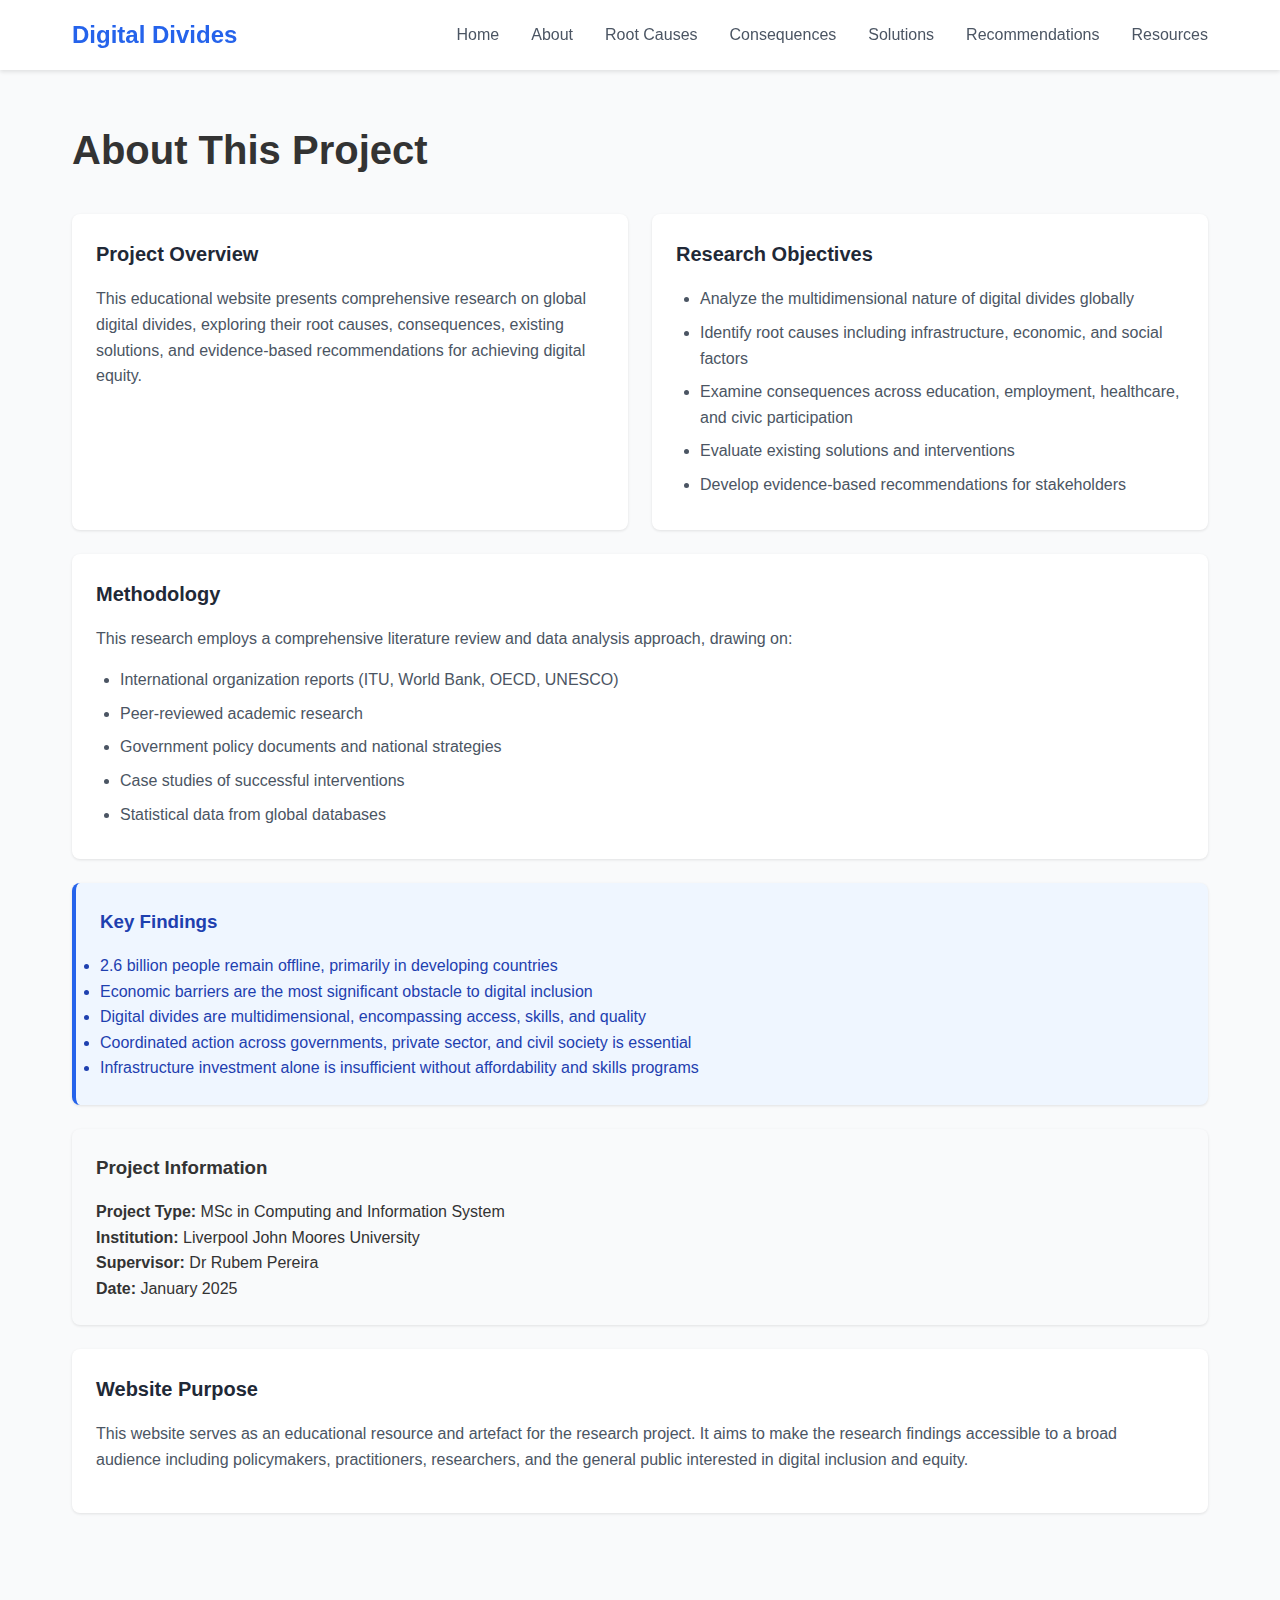
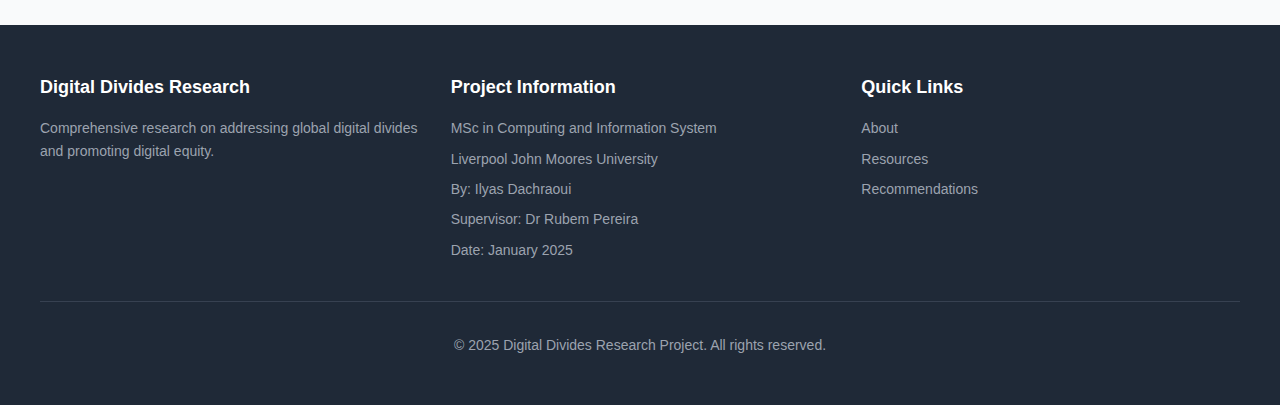
<file: about.html>
<!DOCTYPE html>
<html lang="en">
<head>
    <meta charset="UTF-8">
    <meta name="viewport" content="width=device-width, initial-scale=1.0">
    <title>About - Digital Divides</title>
    <link rel="stylesheet" href="css/style.css">
</head>
<body>
    <!-- Header with Navigation -->
    <header>
        <nav>
            <a href="index.html" class="logo">Digital Divides</a>
            <ul class="nav-links">
                <li><a href="index.html">Home</a></li>
                <li><a href="about.html">About</a></li>
                <li><a href="root-causes.html">Root Causes</a></li>
                <li><a href="consequences.html">Consequences</a></li>
                <li><a href="solutions.html">Solutions</a></li>
                <li><a href="recommendations.html">Recommendations</a></li>
                <li><a href="resources.html">Resources</a></li>
            </ul>
            <button class="menu-btn" onclick="toggleMenu()">☰</button>
        </nav>
    </header>

    <!-- Page Title -->
    <div class="container">
        <h1 style="font-size: 2.5rem; margin-bottom: 2rem;">About This Project</h1>
        
        <div class="grid grid-2">
            <!-- Project Overview -->
            <div class="card content-card">
                <h3>Project Overview</h3>
                <p>
                    This educational website presents comprehensive research on global digital divides,
                    exploring their root causes, consequences, existing solutions, and evidence-based
                    recommendations for achieving digital equity.
                </p>
            </div>
            
            <!-- Research Objectives -->
            <div class="card content-card">
                <h3>Research Objectives</h3>
                <ul>
                    <li>Analyze the multidimensional nature of digital divides globally</li>
                    <li>Identify root causes including infrastructure, economic, and social factors</li>
                    <li>Examine consequences across education, employment, healthcare, and civic participation</li>
                    <li>Evaluate existing solutions and interventions</li>
                    <li>Develop evidence-based recommendations for stakeholders</li>
                </ul>
            </div>
        </div>

        <!-- Methodology -->
        <div class="card content-card" style="margin-top: 1.5rem;">
            <h3>Methodology</h3>
            <p>
                This research employs a comprehensive literature review and data analysis approach,
                drawing on:
            </p>
            <ul>
                <li>International organization reports (ITU, World Bank, OECD, UNESCO)</li>
                <li>Peer-reviewed academic research</li>
                <li>Government policy documents and national strategies</li>
                <li>Case studies of successful interventions</li>
                <li>Statistical data from global databases</li>
            </ul>
        </div>

        <!-- Key Findings -->
        <div class="card" style="margin-top: 1.5rem; background: #eff6ff; border-left: 4px solid #2563eb;">
            <h3 style="color: #1e40af; margin-bottom: 1rem;">Key Findings</h3>
            <ul style="color: #1e40af;">
                <li>2.6 billion people remain offline, primarily in developing countries</li>
                <li>Economic barriers are the most significant obstacle to digital inclusion</li>
                <li>Digital divides are multidimensional, encompassing access, skills, and quality</li>
                <li>Coordinated action across governments, private sector, and civil society is essential</li>
                <li>Infrastructure investment alone is insufficient without affordability and skills programs</li>
            </ul>
        </div>

        <!-- Project Information -->
        <div class="card" style="margin-top: 1.5rem; background: #f9fafb;">
            <h3 style="margin-bottom: 1rem;">Project Information</h3>
            <p><strong>Project Type:</strong> MSc in Computing and Information System</p>
            <p><strong>Institution:</strong> Liverpool John Moores University</p>
            <p><strong>Supervisor:</strong> Dr Rubem Pereira</p>
            <p><strong>Date:</strong> January 2025</p>
        </div>

        <!-- Website Purpose -->
        <div class="card content-card" style="margin-top: 1.5rem;">
            <h3>Website Purpose</h3>
            <p>
                This website serves as an educational resource and artefact for the research project.
                It aims to make the research findings accessible to a broad audience including
                policymakers, practitioners, researchers, and the general public interested in
                digital inclusion and equity.
            </p>
        </div>
    </div>

    <!-- Footer -->
    <footer>
        <div class="footer-content">
            <div class="footer-section">
                <h3>Digital Divides Research</h3>
                <p>Comprehensive research on addressing global digital divides and promoting digital equity.</p>
            </div>
            <div class="footer-section">
                <h3>Project Information</h3>
                <p>MSc in Computing and Information System</p>
                <p>Liverpool John Moores University</p>
                <p>By: Ilyas Dachraoui</p>
                <p>Supervisor: Dr Rubem Pereira</p>
                <p>Date: January 2025</p>
            </div>
            <div class="footer-section">
                <h3>Quick Links</h3>
                <a href="about.html">About</a>
                <a href="resources.html">Resources</a>
                <a href="recommendations.html">Recommendations</a>
            </div>
        </div>
        <div class="footer-bottom">
            <p>&copy; 2025 Digital Divides Research Project. All rights reserved.</p>
        </div>
    </footer>

    <script src="js/main.js"></script>
</body>
</html>
</file>
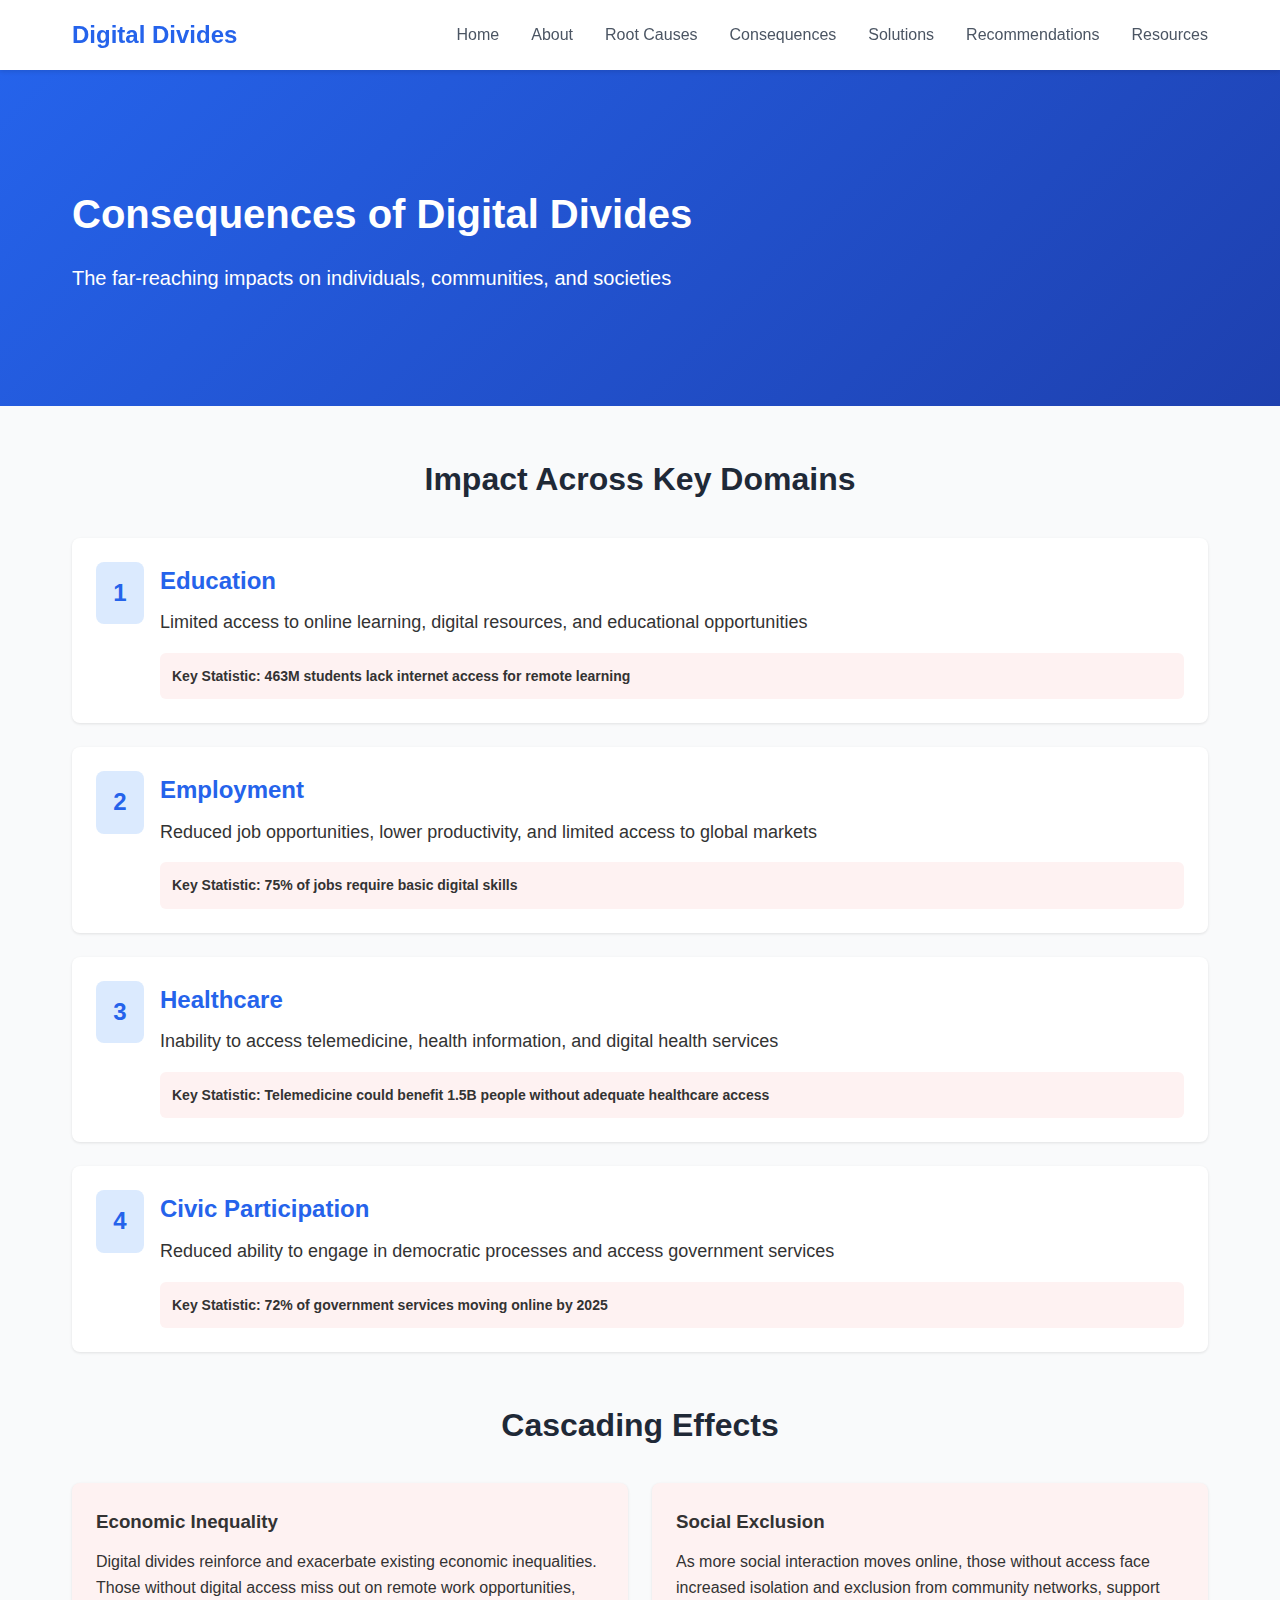
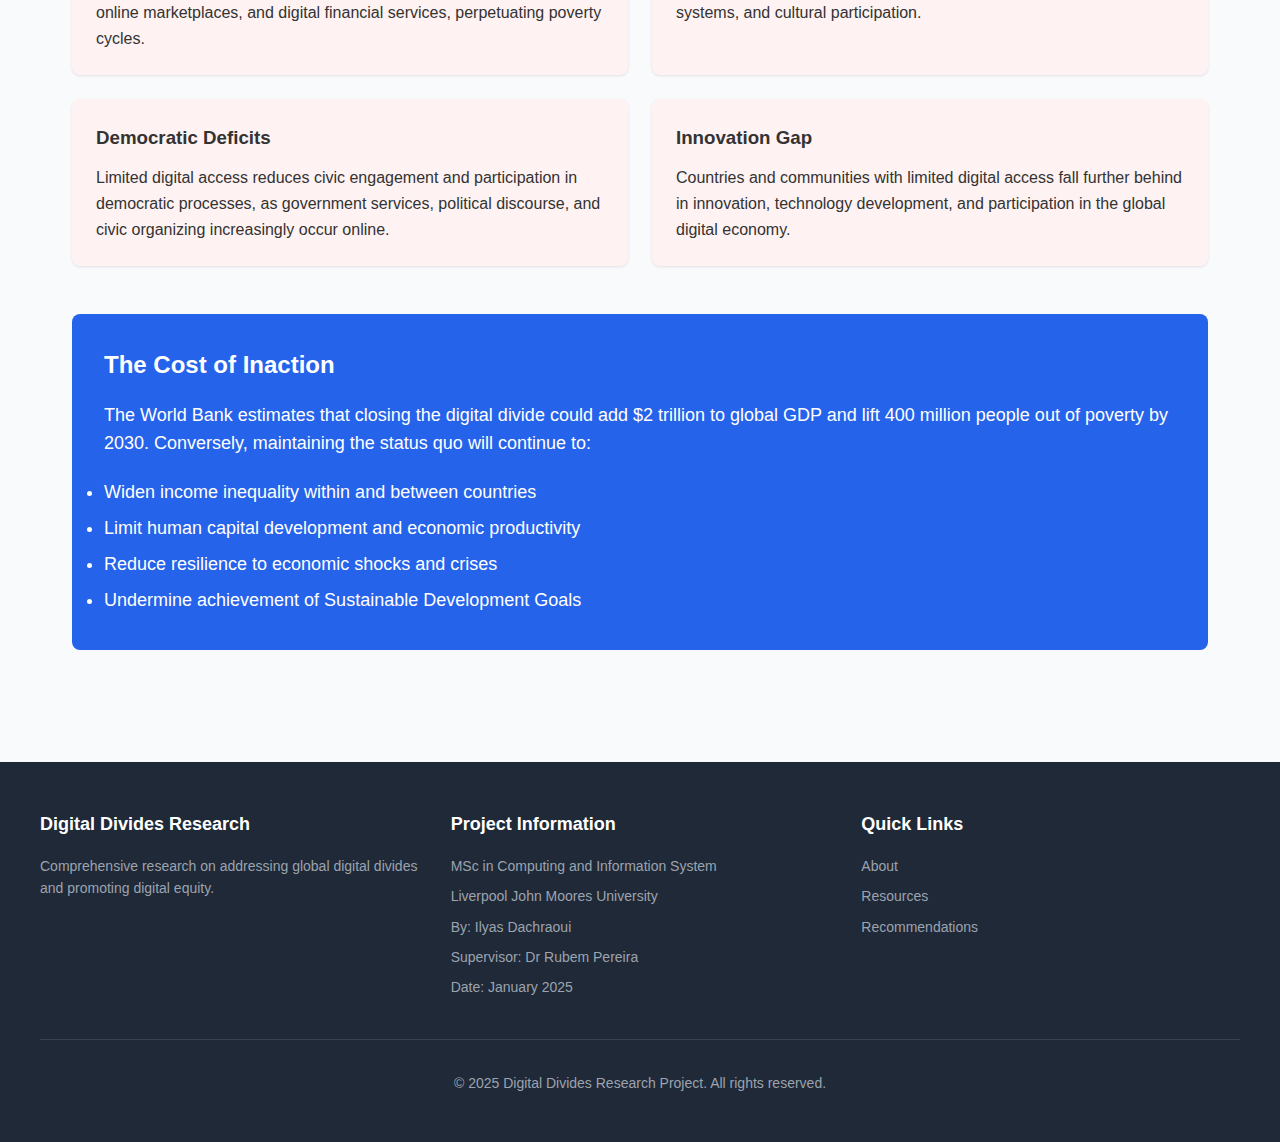
<file: consequences.html>
<!DOCTYPE html>
<html lang="en">
<head>
    <meta charset="UTF-8">
    <meta name="viewport" content="width=device-width, initial-scale=1.0">
    <title>Consequences - Digital Divides</title>
    <link rel="stylesheet" href="css/style.css">
</head>
<body>
    <header>
        <nav>
            <a href="index.html" class="logo">Digital Divides</a>
            <ul class="nav-links">
                <li><a href="index.html">Home</a></li>
                <li><a href="about.html">About</a></li>
                <li><a href="root-causes.html">Root Causes</a></li>
                <li><a href="consequences.html">Consequences</a></li>
                <li><a href="solutions.html">Solutions</a></li>
                <li><a href="recommendations.html">Recommendations</a></li>
                <li><a href="resources.html">Resources</a></li>
            </ul>
            <button class="menu-btn" onclick="toggleMenu()">☰</button>
        </nav>
    </header>

    <!-- Red Hero Section -->
    <section class="page-hero bg-red">
        <div class="container">
            <h1>Consequences of Digital Divides</h1>
            <p style="font-size: 1.25rem;">The far-reaching impacts on individuals, communities, and societies</p>
        </div>
    </section>

    <div class="container">
        <!-- Impact Across Key Domains -->
        <h2 class="section-title">Impact Across Key Domains</h2>
        
        <div style="display: flex; flex-direction: column; gap: 1.5rem;">
            <!-- Education Impact -->
            <div class="card">
                <div style="display: flex; gap: 1rem; align-items: start;">
                    <div style="background: #dbeafe; color: #2563eb; padding: 0.75rem; border-radius: 8px; font-weight: bold; font-size: 1.5rem; min-width: 3rem; text-align: center;">
                        1
                    </div>
                    <div style="flex: 1;">
                        <h3 style="color: #2563eb; font-size: 1.5rem; margin-bottom: 0.5rem;">Education</h3>
                        <p style="font-size: 1.125rem; margin-bottom: 1rem;">
                            Limited access to online learning, digital resources, and educational opportunities
                        </p>
                        <div style="background: #fef2f2; padding: 0.75rem; border-radius: 6px;">
                            <p style="font-size: 0.875rem; font-weight: 600;">
                                <strong>Key Statistic:</strong> 463M students lack internet access for remote learning
                            </p>
                        </div>
                    </div>
                </div>
            </div>
            
            <!-- Employment Impact -->
            <div class="card">
                <div style="display: flex; gap: 1rem; align-items: start;">
                    <div style="background: #dbeafe; color: #2563eb; padding: 0.75rem; border-radius: 8px; font-weight: bold; font-size: 1.5rem; min-width: 3rem; text-align: center;">
                        2
                    </div>
                    <div style="flex: 1;">
                        <h3 style="color: #2563eb; font-size: 1.5rem; margin-bottom: 0.5rem;">Employment</h3>
                        <p style="font-size: 1.125rem; margin-bottom: 1rem;">
                            Reduced job opportunities, lower productivity, and limited access to global markets
                        </p>
                        <div style="background: #fef2f2; padding: 0.75rem; border-radius: 6px;">
                            <p style="font-size: 0.875rem; font-weight: 600;">
                                <strong>Key Statistic:</strong> 75% of jobs require basic digital skills
                            </p>
                        </div>
                    </div>
                </div>
            </div>
            
            <!-- Healthcare Impact -->
            <div class="card">
                <div style="display: flex; gap: 1rem; align-items: start;">
                    <div style="background: #dbeafe; color: #2563eb; padding: 0.75rem; border-radius: 8px; font-weight: bold; font-size: 1.5rem; min-width: 3rem; text-align: center;">
                        3
                    </div>
                    <div style="flex: 1;">
                        <h3 style="color: #2563eb; font-size: 1.5rem; margin-bottom: 0.5rem;">Healthcare</h3>
                        <p style="font-size: 1.125rem; margin-bottom: 1rem;">
                            Inability to access telemedicine, health information, and digital health services
                        </p>
                        <div style="background: #fef2f2; padding: 0.75rem; border-radius: 6px;">
                            <p style="font-size: 0.875rem; font-weight: 600;">
                                <strong>Key Statistic:</strong> Telemedicine could benefit 1.5B people without adequate healthcare access
                            </p>
                        </div>
                    </div>
                </div>
            </div>
            
            <!-- Civic Participation Impact -->
            <div class="card">
                <div style="display: flex; gap: 1rem; align-items: start;">
                    <div style="background: #dbeafe; color: #2563eb; padding: 0.75rem; border-radius: 8px; font-weight: bold; font-size: 1.5rem; min-width: 3rem; text-align: center;">
                        4
                    </div>
                    <div style="flex: 1;">
                        <h3 style="color: #2563eb; font-size: 1.5rem; margin-bottom: 0.5rem;">Civic Participation</h3>
                        <p style="font-size: 1.125rem; margin-bottom: 1rem;">
                            Reduced ability to engage in democratic processes and access government services
                        </p>
                        <div style="background: #fef2f2; padding: 0.75rem; border-radius: 6px;">
                            <p style="font-size: 0.875rem; font-weight: 600;">
                                <strong>Key Statistic:</strong> 72% of government services moving online by 2025
                            </p>
                        </div>
                    </div>
                </div>
            </div>
        </div>

        <!-- Cascading Effects -->
        <h2 class="section-title" style="margin-top: 3rem;">Cascading Effects</h2>
        <div class="grid grid-2">
            <div class="card" style="background: #fef2f2;">
                <h3 style="margin-bottom: 0.75rem;">Economic Inequality</h3>
                <p>
                    Digital divides reinforce and exacerbate existing economic inequalities. Those without
                    digital access miss out on remote work opportunities, online marketplaces, and digital
                    financial services, perpetuating poverty cycles.
                </p>
            </div>
            <div class="card" style="background: #fef2f2;">
                <h3 style="margin-bottom: 0.75rem;">Social Exclusion</h3>
                <p>
                    As more social interaction moves online, those without access face increased isolation
                    and exclusion from community networks, support systems, and cultural participation.
                </p>
            </div>
            <div class="card" style="background: #fef2f2;">
                <h3 style="margin-bottom: 0.75rem;">Democratic Deficits</h3>
                <p>
                    Limited digital access reduces civic engagement and participation in democratic processes,
                    as government services, political discourse, and civic organizing increasingly occur online.
                </p>
            </div>
            <div class="card" style="background: #fef2f2;">
                <h3 style="margin-bottom: 0.75rem;">Innovation Gap</h3>
                <p>
                    Countries and communities with limited digital access fall further behind in innovation,
                    technology development, and participation in the global digital economy.
                </p>
            </div>
        </div>

        <!-- Cost of Inaction -->
        <div style="margin-top: 3rem; background: #2563eb; color: white; padding: 2rem; border-radius: 8px;">
            <h2 style="margin-bottom: 1rem;">The Cost of Inaction</h2>
            <p style="font-size: 1.125rem; margin-bottom: 1rem;">
                The World Bank estimates that closing the digital divide could add $2 trillion to global GDP
                and lift 400 million people out of poverty by 2030. Conversely, maintaining the status quo
                will continue to:
            </p>
            <ul style="font-size: 1.125rem; line-height: 2;">
                <li>Widen income inequality within and between countries</li>
                <li>Limit human capital development and economic productivity</li>
                <li>Reduce resilience to economic shocks and crises</li>
                <li>Undermine achievement of Sustainable Development Goals</li>
            </ul>
        </div>
    </div>

    <footer>
        <div class="footer-content">
            <div class="footer-section">
                <h3>Digital Divides Research</h3>
                <p>Comprehensive research on addressing global digital divides and promoting digital equity.</p>
            </div>
            <div class="footer-section">
                <h3>Project Information</h3>
                <p>MSc in Computing and Information System</p>
                <p>Liverpool John Moores University</p>
                <p>By: Ilyas Dachraoui</p>
                <p>Supervisor: Dr Rubem Pereira</p>
                <p>Date: January 2025</p>
            </div>
            <div class="footer-section">
                <h3>Quick Links</h3>
                <a href="about.html">About</a>
                <a href="resources.html">Resources</a>
                <a href="recommendations.html">Recommendations</a>
            </div>
        </div>
        <div class="footer-bottom">
            <p>&copy; 2025 Digital Divides Research Project. All rights reserved.</p>
        </div>
    </footer>

    <script src="js/main.js"></script>
</body>
</html>
</file>
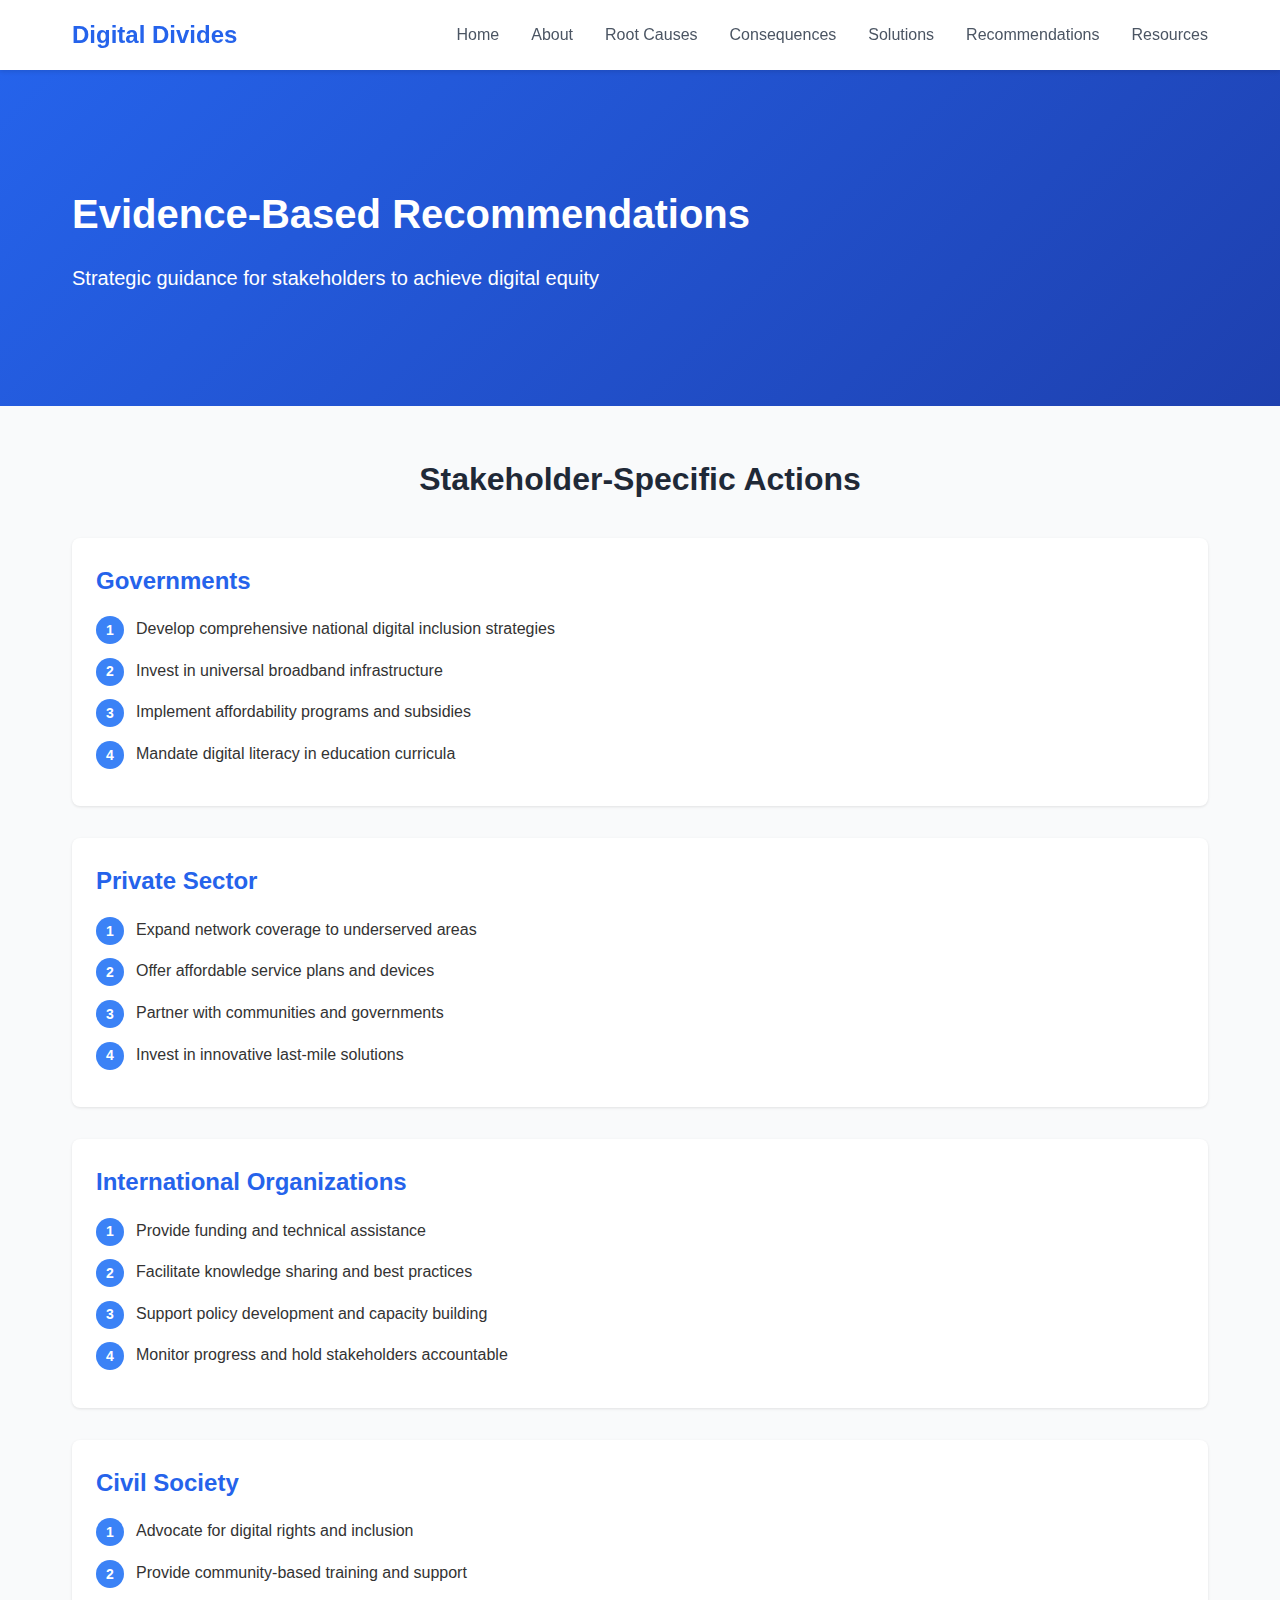
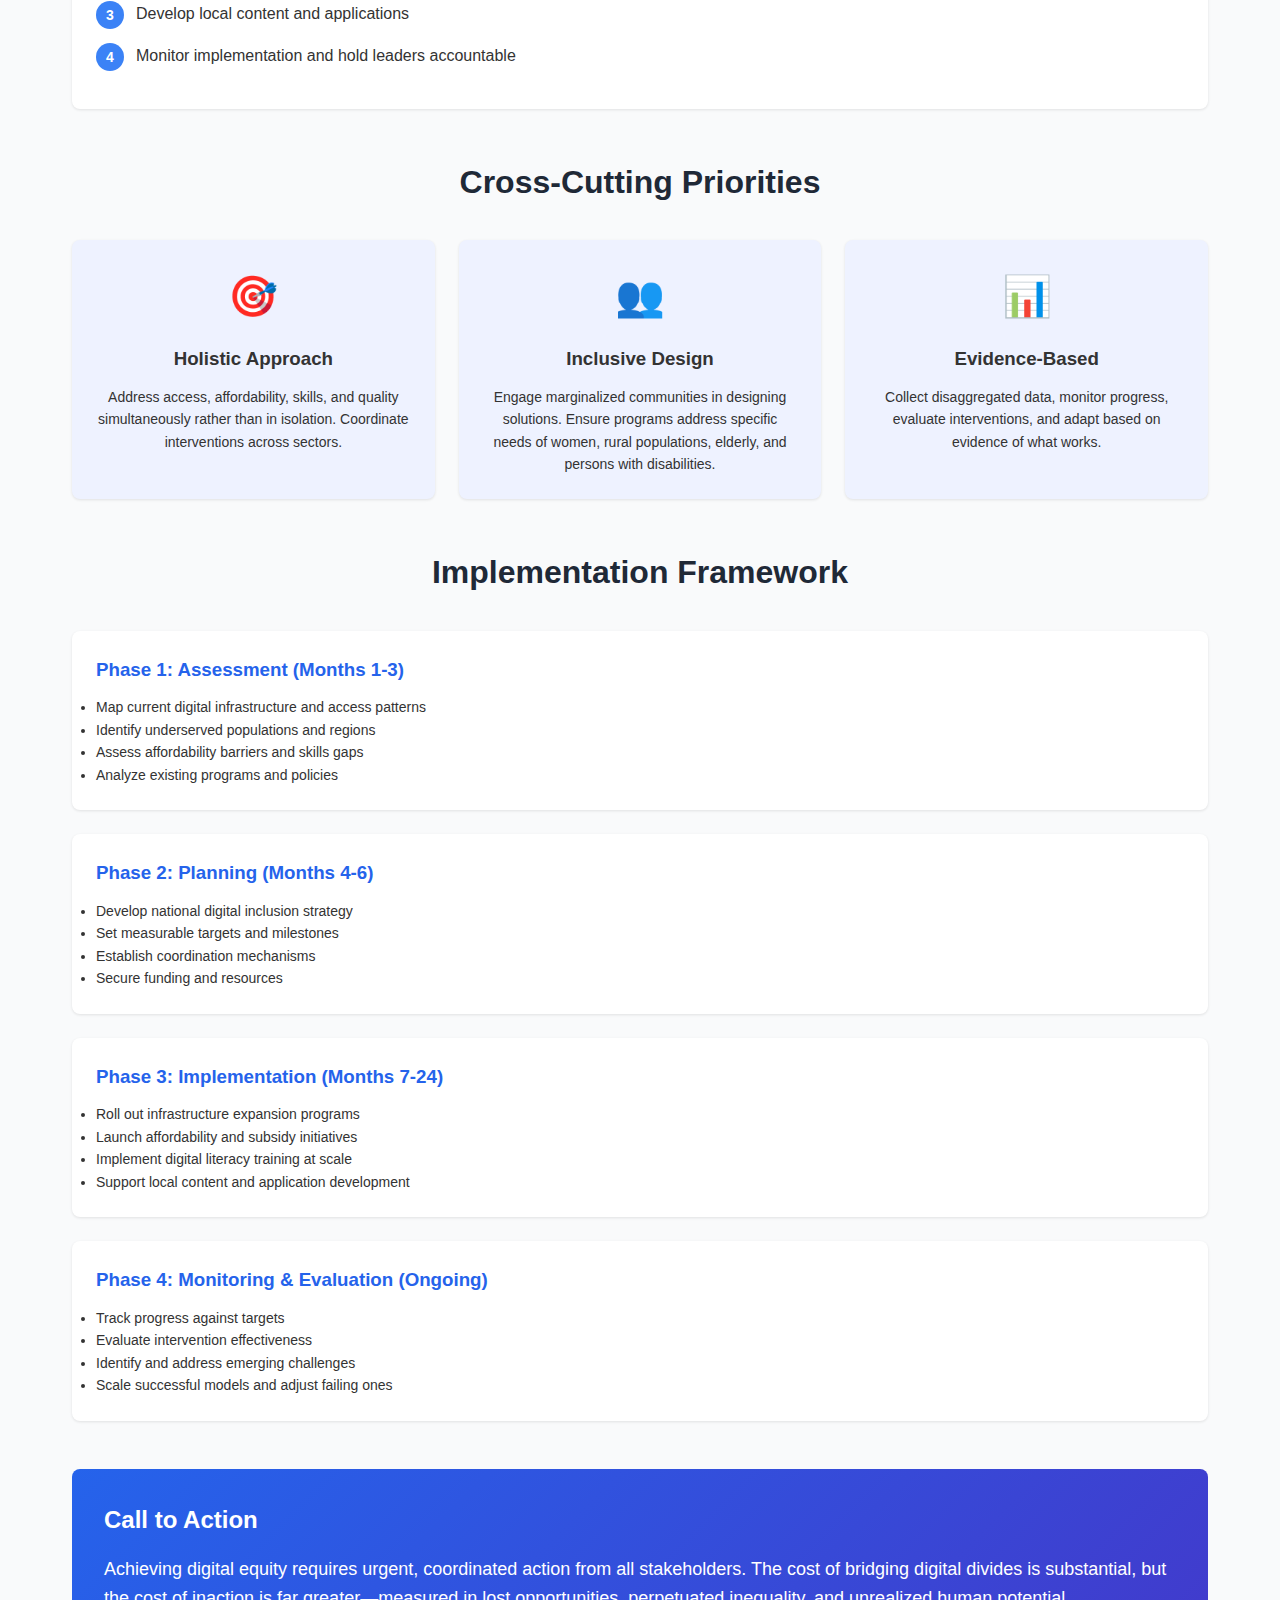
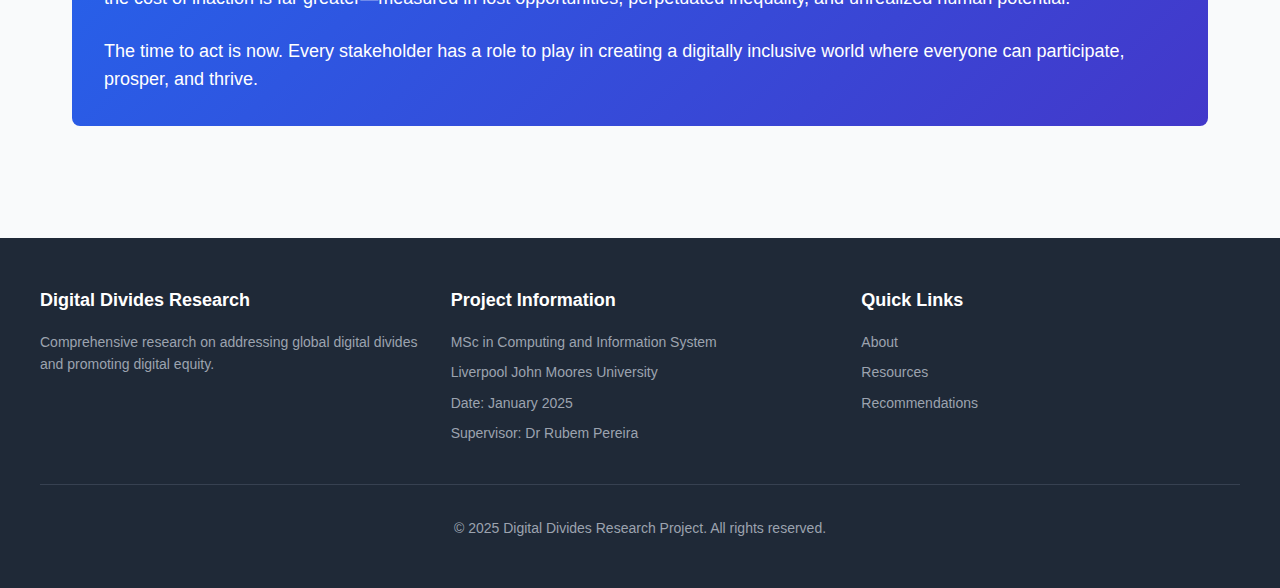
<file: recommendations.html>
<!DOCTYPE html>
<html lang="en">
<head>
    <meta charset="UTF-8">
    <meta name="viewport" content="width=device-width, initial-scale=1.0">
    <title>Recommendations - Digital Divides</title>
    <link rel="stylesheet" href="css/style.css">
</head>
<body>
    <header>
        <nav>
            <a href="index.html" class="logo">Digital Divides</a>
            <ul class="nav-links">
                <li><a href="index.html">Home</a></li>
                <li><a href="about.html">About</a></li>
                <li><a href="root-causes.html">Root Causes</a></li>
                <li><a href="consequences.html">Consequences</a></li>
                <li><a href="solutions.html">Solutions</a></li>
                <li><a href="recommendations.html">Recommendations</a></li>
                <li><a href="resources.html">Resources</a></li>
            </ul>
            <button class="menu-btn" onclick="toggleMenu()">☰</button>
        </nav>
    </header>

    <!-- Indigo Hero Section -->
    <section class="page-hero bg-indigo">
        <div class="container">
            <h1>Evidence-Based Recommendations</h1>
            <p style="font-size: 1.25rem;">Strategic guidance for stakeholders to achieve digital equity</p>
        </div>
    </section>

    <div class="container">
        <!-- Stakeholder Recommendations -->
        <h2 class="section-title">Stakeholder-Specific Actions</h2>
        
        <!-- Governments -->
        <div class="card" style="margin-bottom: 2rem;">
            <h3 style="color: #2563eb; font-size: 1.5rem; margin-bottom: 1rem;">Governments</h3>
            <ol class="numbered-list">
                <li>Develop comprehensive national digital inclusion strategies</li>
                <li>Invest in universal broadband infrastructure</li>
                <li>Implement affordability programs and subsidies</li>
                <li>Mandate digital literacy in education curricula</li>
            </ol>
        </div>
        
        <!-- Private Sector -->
        <div class="card" style="margin-bottom: 2rem;">
            <h3 style="color: #2563eb; font-size: 1.5rem; margin-bottom: 1rem;">Private Sector</h3>
            <ol class="numbered-list">
                <li>Expand network coverage to underserved areas</li>
                <li>Offer affordable service plans and devices</li>
                <li>Partner with communities and governments</li>
                <li>Invest in innovative last-mile solutions</li>
            </ol>
        </div>
        
        <!-- International Organizations -->
        <div class="card" style="margin-bottom: 2rem;">
            <h3 style="color: #2563eb; font-size: 1.5rem; margin-bottom: 1rem;">International Organizations</h3>
            <ol class="numbered-list">
                <li>Provide funding and technical assistance</li>
                <li>Facilitate knowledge sharing and best practices</li>
                <li>Support policy development and capacity building</li>
                <li>Monitor progress and hold stakeholders accountable</li>
            </ol>
        </div>
        
        <!-- Civil Society -->
        <div class="card" style="margin-bottom: 2rem;">
            <h3 style="color: #2563eb; font-size: 1.5rem; margin-bottom: 1rem;">Civil Society</h3>
            <ol class="numbered-list">
                <li>Advocate for digital rights and inclusion</li>
                <li>Provide community-based training and support</li>
                <li>Develop local content and applications</li>
                <li>Monitor implementation and hold leaders accountable</li>
            </ol>
        </div>

        <!-- Cross-Cutting Priorities -->
        <h2 class="section-title" style="margin-top: 3rem;">Cross-Cutting Priorities</h2>
        <div class="grid grid-3">
            <div class="card" style="background: #eef2ff; text-align: center;">
                <div style="font-size: 2.5rem; margin-bottom: 1rem;">🎯</div>
                <h3 style="margin-bottom: 0.75rem;">Holistic Approach</h3>
                <p style="font-size: 0.875rem;">
                    Address access, affordability, skills, and quality simultaneously rather than in isolation.
                    Coordinate interventions across sectors.
                </p>
            </div>
            
            <div class="card" style="background: #eef2ff; text-align: center;">
                <div style="font-size: 2.5rem; margin-bottom: 1rem;">👥</div>
                <h3 style="margin-bottom: 0.75rem;">Inclusive Design</h3>
                <p style="font-size: 0.875rem;">
                    Engage marginalized communities in designing solutions. Ensure programs address specific
                    needs of women, rural populations, elderly, and persons with disabilities.
                </p>
            </div>
            
            <div class="card" style="background: #eef2ff; text-align: center;">
                <div style="font-size: 2.5rem; margin-bottom: 1rem;">📊</div>
                <h3 style="margin-bottom: 0.75rem;">Evidence-Based</h3>
                <p style="font-size: 0.875rem;">
                    Collect disaggregated data, monitor progress, evaluate interventions, and adapt based
                    on evidence of what works.
                </p>
            </div>
        </div>

        <!-- Implementation Framework -->
        <h2 class="section-title" style="margin-top: 3rem;">Implementation Framework</h2>
        <div style="display: flex; flex-direction: column; gap: 1.5rem;">
            <div class="card">
                <h3 style="color: #2563eb; margin-bottom: 0.75rem;">Phase 1: Assessment (Months 1-3)</h3>
                <ul style="font-size: 0.875rem; line-height: 1.6;">
                    <li>Map current digital infrastructure and access patterns</li>
                    <li>Identify underserved populations and regions</li>
                    <li>Assess affordability barriers and skills gaps</li>
                    <li>Analyze existing programs and policies</li>
                </ul>
            </div>
            
            <div class="card">
                <h3 style="color: #2563eb; margin-bottom: 0.75rem;">Phase 2: Planning (Months 4-6)</h3>
                <ul style="font-size: 0.875rem; line-height: 1.6;">
                    <li>Develop national digital inclusion strategy</li>
                    <li>Set measurable targets and milestones</li>
                    <li>Establish coordination mechanisms</li>
                    <li>Secure funding and resources</li>
                </ul>
            </div>
            
            <div class="card">
                <h3 style="color: #2563eb; margin-bottom: 0.75rem;">Phase 3: Implementation (Months 7-24)</h3>
                <ul style="font-size: 0.875rem; line-height: 1.6;">
                    <li>Roll out infrastructure expansion programs</li>
                    <li>Launch affordability and subsidy initiatives</li>
                    <li>Implement digital literacy training at scale</li>
                    <li>Support local content and application development</li>
                </ul>
            </div>
            
            <div class="card">
                <h3 style="color: #2563eb; margin-bottom: 0.75rem;">Phase 4: Monitoring & Evaluation (Ongoing)</h3>
                <ul style="font-size: 0.875rem; line-height: 1.6;">
                    <li>Track progress against targets</li>
                    <li>Evaluate intervention effectiveness</li>
                    <li>Identify and address emerging challenges</li>
                    <li>Scale successful models and adjust failing ones</li>
                </ul>
            </div>
        </div>

        <!-- Call to Action -->
        <div style="margin-top: 3rem; background: linear-gradient(135deg, #2563eb 0%, #4338ca 100%); color: white; padding: 2rem; border-radius: 8px;">
            <h2 style="margin-bottom: 1rem;">Call to Action</h2>
            <p style="font-size: 1.125rem; margin-bottom: 1.5rem;">
                Achieving digital equity requires urgent, coordinated action from all stakeholders. The cost
                of bridging digital divides is substantial, but the cost of inaction is far greater—measured
                in lost opportunities, perpetuated inequality, and unrealized human potential.
            </p>
            <p style="font-size: 1.125rem;">
                The time to act is now. Every stakeholder has a role to play in creating a digitally inclusive
                world where everyone can participate, prosper, and thrive.
            </p>
        </div>
    </div>

    <footer>
        <div class="footer-content">
            <div class="footer-section">
                <h3>Digital Divides Research</h3>
                <p>Comprehensive research on addressing global digital divides and promoting digital equity.</p>
            </div>
            <div class="footer-section">
                <h3>Project Information</h3>
                <p>MSc in Computing and Information System</p>
                <p>Liverpool John Moores University</p>
                <p>Date: January 2025</p>
                <p>Supervisor: Dr Rubem Pereira</p>
            </div>
            <div class="footer-section">
                <h3>Quick Links</h3>
                <a href="about.html">About</a>
                <a href="resources.html">Resources</a>
                <a href="recommendations.html">Recommendations</a>
            </div>
        </div>
        <div class="footer-bottom">
            <p>&copy; 2025 Digital Divides Research Project. All rights reserved.</p>
        </div>
    </footer>

    <script src="js/main.js"></script>
</body>
</html>
</file>
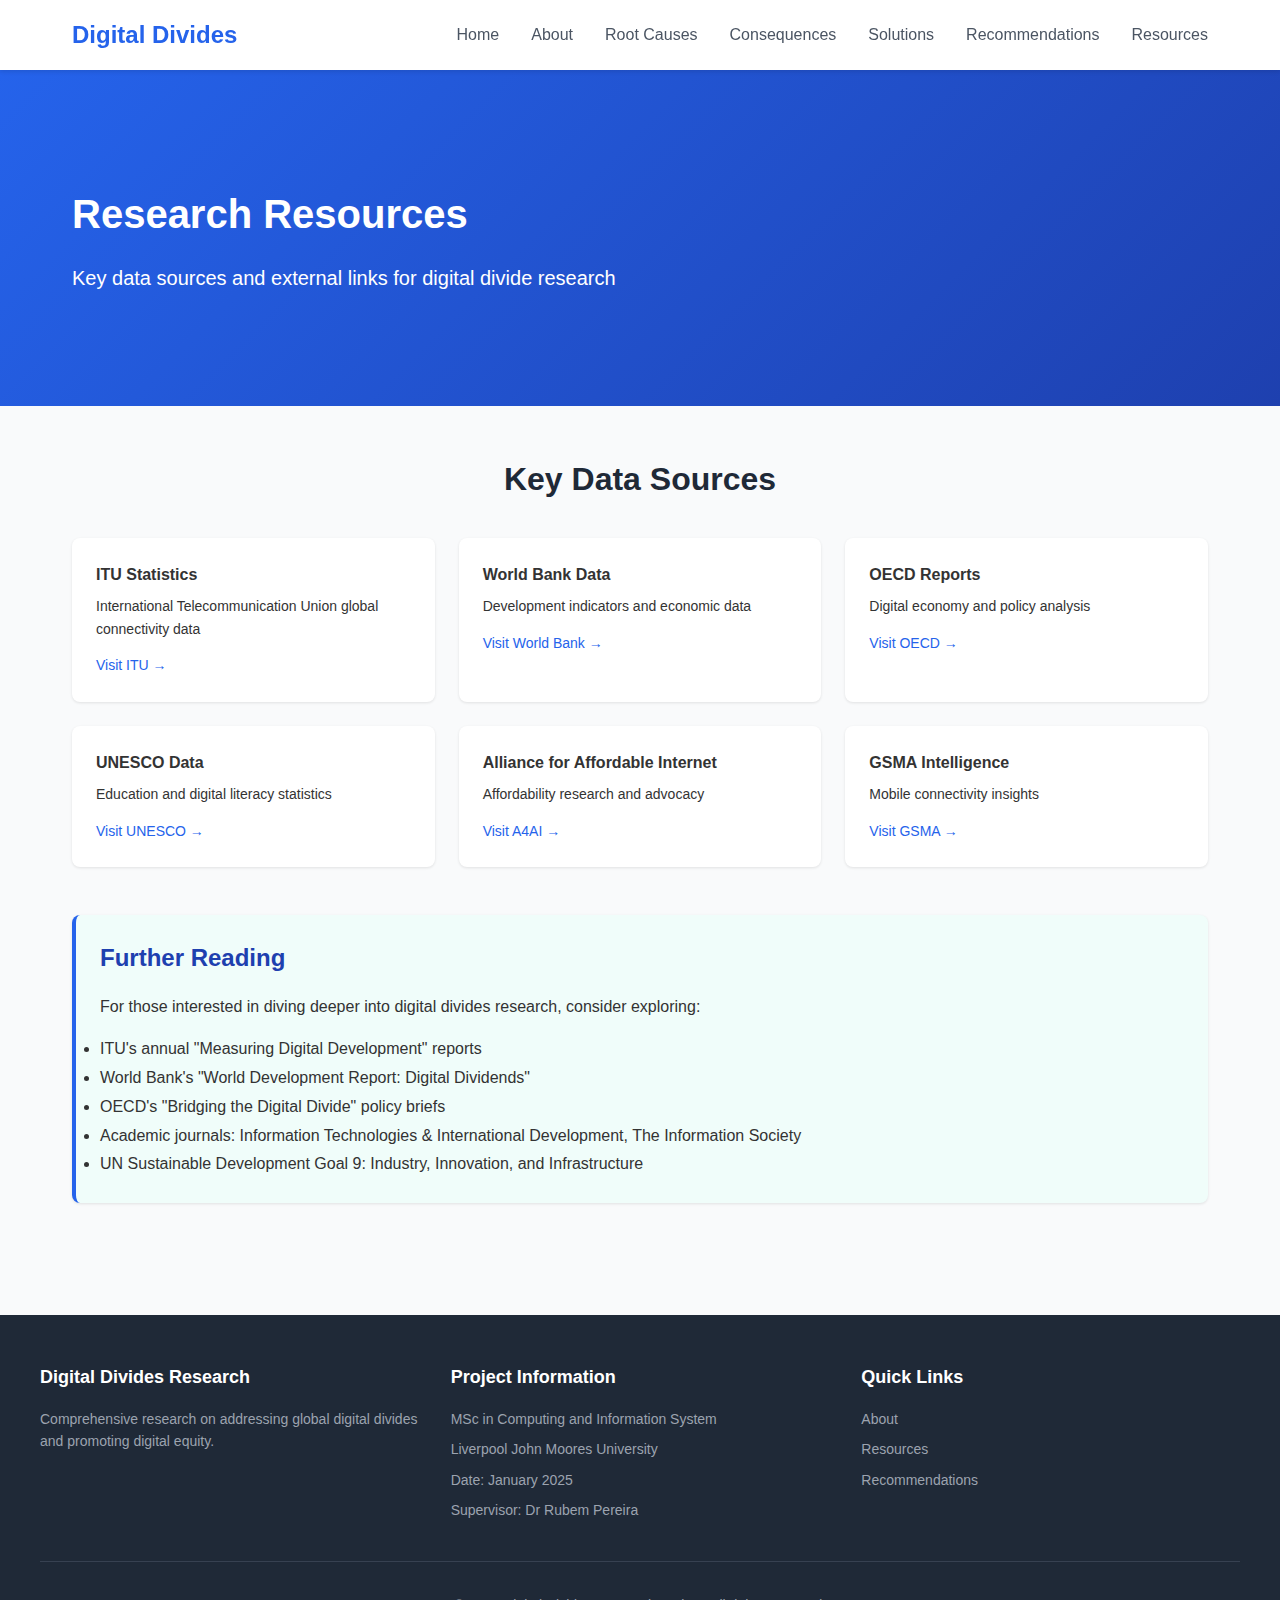
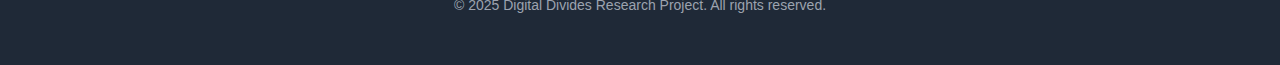
<file: resources.html>
<!DOCTYPE html>
<html lang="en">
<head>
    <meta charset="UTF-8">
    <meta name="viewport" content="width=device-width, initial-scale=1.0">
    <title>Resources - Digital Divides</title>
    <link rel="stylesheet" href="css/style.css">
</head>
<body>
    <header>
        <nav>
            <a href="index.html" class="logo">Digital Divides</a>
            <ul class="nav-links">
                <li><a href="index.html">Home</a></li>
                <li><a href="about.html">About</a></li>
                <li><a href="root-causes.html">Root Causes</a></li>
                <li><a href="consequences.html">Consequences</a></li>
                <li><a href="solutions.html">Solutions</a></li>
                <li><a href="recommendations.html">Recommendations</a></li>
                <li><a href="resources.html">Resources</a></li>
            </ul>
            <button class="menu-btn" onclick="toggleMenu()">☰</button>
        </nav>
    </header>

    <!-- Blue Hero Section -->
    <section class="page-hero bg-teal">
        <div class="container">
            <h1>Research Resources</h1>
            <p style="font-size: 1.25rem;">Key data sources and external links for digital divide research</p>
        </div>
    </section>

    <div class="container">
        <!-- Key Data Sources -->
        <h2 class="section-title">Key Data Sources</h2>
        <div class="grid grid-3">
            <div class="card">
                <h3 style="font-size: 1rem; margin-bottom: 0.5rem;">ITU Statistics</h3>
                <p style="font-size: 0.875rem; margin-bottom: 0.75rem;">
                    International Telecommunication Union global connectivity data
                </p>
                <a href="https://www.itu.int/statistics" target="_blank" style="color: #2563eb; font-size: 0.875rem; text-decoration: none;">
                    Visit ITU →
                </a>
            </div>
            
            <div class="card">
                <h3 style="font-size: 1rem; margin-bottom: 0.5rem;">World Bank Data</h3>
                <p style="font-size: 0.875rem; margin-bottom: 0.75rem;">
                    Development indicators and economic data
                </p>
                <a href="https://data.worldbank.org" target="_blank" style="color: #2563eb; font-size: 0.875rem; text-decoration: none;">
                    Visit World Bank →
                </a>
            </div>
            
            <div class="card">
                <h3 style="font-size: 1rem; margin-bottom: 0.5rem;">OECD Reports</h3>
                <p style="font-size: 0.875rem; margin-bottom: 0.75rem;">
                    Digital economy and policy analysis
                </p>
                <a href="https://www.oecd.org/digital" target="_blank" style="color: #2563eb; font-size: 0.875rem; text-decoration: none;">
                    Visit OECD →
                </a>
            </div>
            
            <div class="card">
                <h3 style="font-size: 1rem; margin-bottom: 0.5rem;">UNESCO Data</h3>
                <p style="font-size: 0.875rem; margin-bottom: 0.75rem;">
                    Education and digital literacy statistics
                </p>
                <a href="https://uis.unesco.org" target="_blank" style="color: #2563eb; font-size: 0.875rem; text-decoration: none;">
                    Visit UNESCO →
                </a>
            </div>
            
            <div class="card">
                <h3 style="font-size: 1rem; margin-bottom: 0.5rem;">Alliance for Affordable Internet</h3>
                <p style="font-size: 0.875rem; margin-bottom: 0.75rem;">
                    Affordability research and advocacy
                </p>
                <a href="https://a4ai.org" target="_blank" style="color: #2563eb; font-size: 0.875rem; text-decoration: none;">
                    Visit A4AI →
                </a>
            </div>
            
            <div class="card">
                <h3 style="font-size: 1rem; margin-bottom: 0.5rem;">GSMA Intelligence</h3>
                <p style="font-size: 0.875rem; margin-bottom: 0.75rem;">
                    Mobile connectivity insights
                </p>
                <a href="https://www.gsmaintelligence.com" target="_blank" style="color: #2563eb; font-size: 0.875rem; text-decoration: none;">
                    Visit GSMA →
                </a>
            </div>
        </div>

        <!-- Further Reading -->
        <div class="card" style="margin-top: 3rem; background: #f0fdfa; border-left: 4px solid #2563eb;">
            <h2 style="color: #1e40af; margin-bottom: 1rem;">Further Reading</h2>
            <p style="margin-bottom: 1rem;">
                For those interested in diving deeper into digital divides research, consider exploring:
            </p>
            <ul style="line-height: 1.8;">
                <li>ITU's annual "Measuring Digital Development" reports</li>
                <li>World Bank's "World Development Report: Digital Dividends"</li>
                <li>OECD's "Bridging the Digital Divide" policy briefs</li>
                <li>Academic journals: Information Technologies & International Development, The Information Society</li>
                <li>UN Sustainable Development Goal 9: Industry, Innovation, and Infrastructure</li>
            </ul>
        </div>
    </div>

    <footer>
        <div class="footer-content">
            <div class="footer-section">
                <h3>Digital Divides Research</h3>
                <p>Comprehensive research on addressing global digital divides and promoting digital equity.</p>
            </div>
            <div class="footer-section">
                <h3>Project Information</h3>
                <p>MSc in Computing and Information System</p>
                <p>Liverpool John Moores University</p>
                <p>Date: January 2025</p>
                <p>Supervisor: Dr Rubem Pereira</p>
            </div>
            <div class="footer-section">
                <h3>Quick Links</h3>
                <a href="about.html">About</a>
                <a href="resources.html">Resources</a>
                <a href="recommendations.html">Recommendations</a>
            </div>
        </div>
        <div class="footer-bottom">
            <p>&copy; 2025 Digital Divides Research Project. All rights reserved.</p>
        </div>
    </footer>

    <script src="js/main.js"></script>
</body>
</html>
</file>
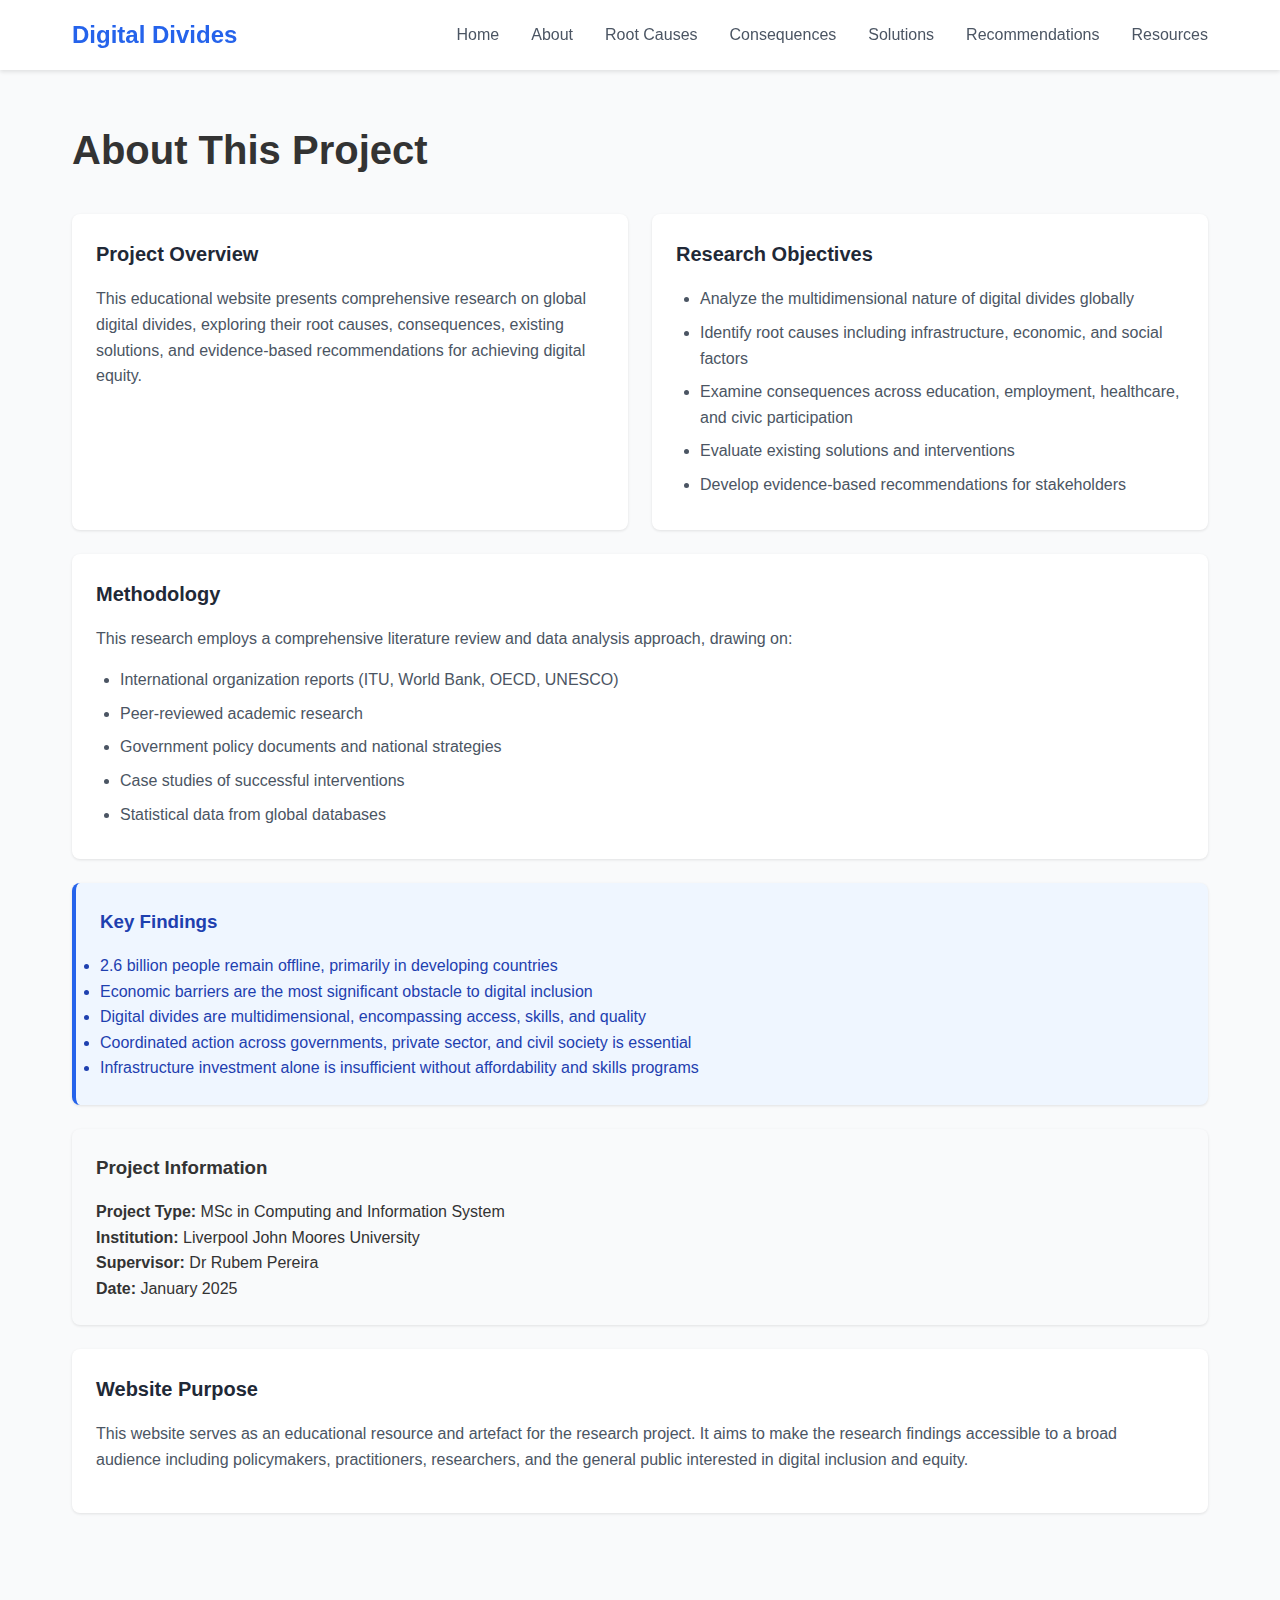
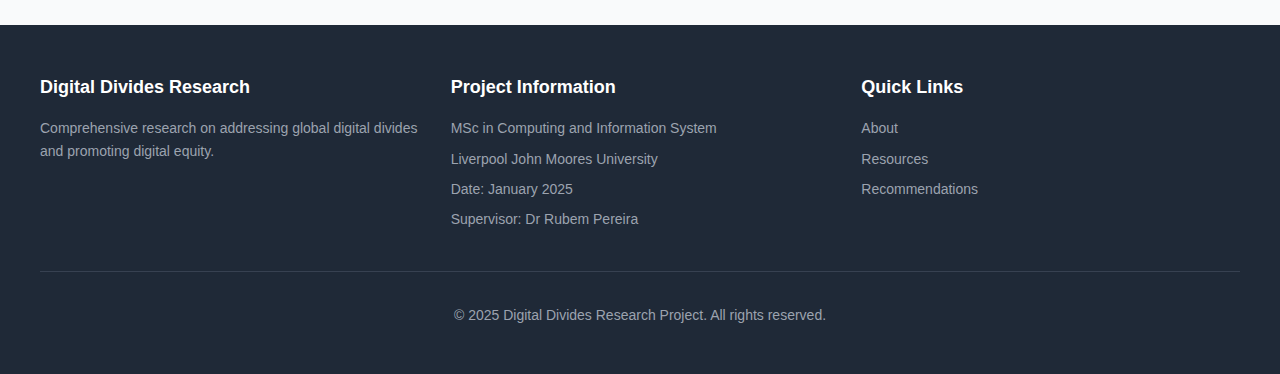
<file: digital_divides_simple_FINAL/about.html>
<!DOCTYPE html>
<html lang="en">
<head>
    <meta charset="UTF-8">
    <meta name="viewport" content="width=device-width, initial-scale=1.0">
    <title>About - Digital Divides</title>
    <link rel="stylesheet" href="css/style.css">
</head>
<body>
    <!-- Header with Navigation -->
    <header>
        <nav>
            <a href="index.html" class="logo">Digital Divides</a>
            <ul class="nav-links">
                <li><a href="index.html">Home</a></li>
                <li><a href="about.html">About</a></li>
                <li><a href="root-causes.html">Root Causes</a></li>
                <li><a href="consequences.html">Consequences</a></li>
                <li><a href="solutions.html">Solutions</a></li>
                <li><a href="recommendations.html">Recommendations</a></li>
                <li><a href="resources.html">Resources</a></li>
            </ul>
            <button class="menu-btn" onclick="toggleMenu()">☰</button>
        </nav>
    </header>

    <!-- Page Title -->
    <div class="container">
        <h1 style="font-size: 2.5rem; margin-bottom: 2rem;">About This Project</h1>
        
        <div class="grid grid-2">
            <!-- Project Overview -->
            <div class="card content-card">
                <h3>Project Overview</h3>
                <p>
                    This educational website presents comprehensive research on global digital divides,
                    exploring their root causes, consequences, existing solutions, and evidence-based
                    recommendations for achieving digital equity.
                </p>
            </div>
            
            <!-- Research Objectives -->
            <div class="card content-card">
                <h3>Research Objectives</h3>
                <ul>
                    <li>Analyze the multidimensional nature of digital divides globally</li>
                    <li>Identify root causes including infrastructure, economic, and social factors</li>
                    <li>Examine consequences across education, employment, healthcare, and civic participation</li>
                    <li>Evaluate existing solutions and interventions</li>
                    <li>Develop evidence-based recommendations for stakeholders</li>
                </ul>
            </div>
        </div>

        <!-- Methodology -->
        <div class="card content-card" style="margin-top: 1.5rem;">
            <h3>Methodology</h3>
            <p>
                This research employs a comprehensive literature review and data analysis approach,
                drawing on:
            </p>
            <ul>
                <li>International organization reports (ITU, World Bank, OECD, UNESCO)</li>
                <li>Peer-reviewed academic research</li>
                <li>Government policy documents and national strategies</li>
                <li>Case studies of successful interventions</li>
                <li>Statistical data from global databases</li>
            </ul>
        </div>

        <!-- Key Findings -->
        <div class="card" style="margin-top: 1.5rem; background: #eff6ff; border-left: 4px solid #2563eb;">
            <h3 style="color: #1e40af; margin-bottom: 1rem;">Key Findings</h3>
            <ul style="color: #1e40af;">
                <li>2.6 billion people remain offline, primarily in developing countries</li>
                <li>Economic barriers are the most significant obstacle to digital inclusion</li>
                <li>Digital divides are multidimensional, encompassing access, skills, and quality</li>
                <li>Coordinated action across governments, private sector, and civil society is essential</li>
                <li>Infrastructure investment alone is insufficient without affordability and skills programs</li>
            </ul>
        </div>

        <!-- Project Information -->
        <div class="card" style="margin-top: 1.5rem; background: #f9fafb;">
            <h3 style="margin-bottom: 1rem;">Project Information</h3>
            <p><strong>Project Type:</strong> MSc in Computing and Information System</p>
            <p><strong>Institution:</strong> Liverpool John Moores University</p>
            <p><strong>Supervisor:</strong> Dr Rubem Pereira</p>
            <p><strong>Date:</strong> January 2025</p>
        </div>

        <!-- Website Purpose -->
        <div class="card content-card" style="margin-top: 1.5rem;">
            <h3>Website Purpose</h3>
            <p>
                This website serves as an educational resource and artefact for the research project.
                It aims to make the research findings accessible to a broad audience including
                policymakers, practitioners, researchers, and the general public interested in
                digital inclusion and equity.
            </p>
        </div>
    </div>

    <!-- Footer -->
    <footer>
        <div class="footer-content">
            <div class="footer-section">
                <h3>Digital Divides Research</h3>
                <p>Comprehensive research on addressing global digital divides and promoting digital equity.</p>
            </div>
            <div class="footer-section">
                <h3>Project Information</h3>
                <p>MSc in Computing and Information System</p>
                <p>Liverpool John Moores University</p>
                <p>Date: January 2025</p>
                <p>Supervisor: Dr Rubem Pereira</p>
            </div>
            <div class="footer-section">
                <h3>Quick Links</h3>
                <a href="about.html">About</a>
                <a href="resources.html">Resources</a>
                <a href="recommendations.html">Recommendations</a>
            </div>
        </div>
        <div class="footer-bottom">
            <p>&copy; 2025 Digital Divides Research Project. All rights reserved.</p>
        </div>
    </footer>

    <script src="js/main.js"></script>
</body>
</html>
</file>
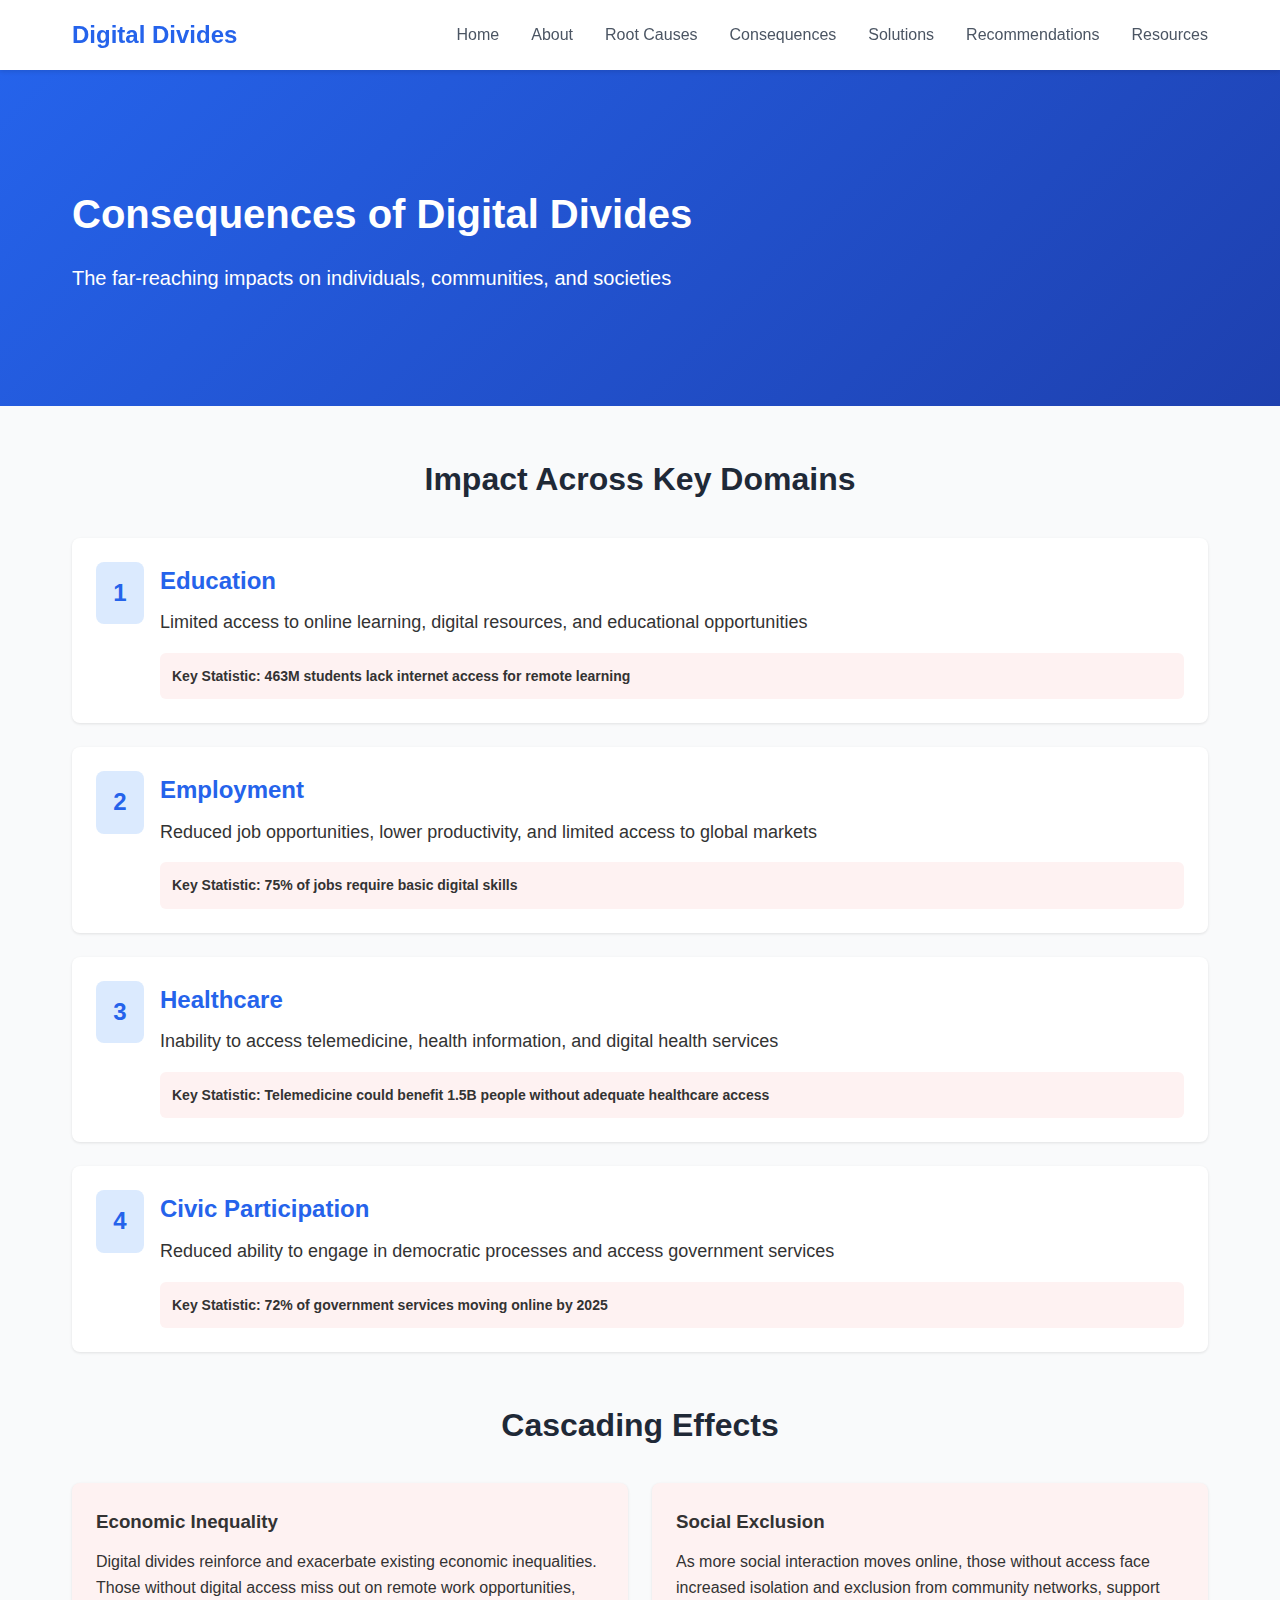
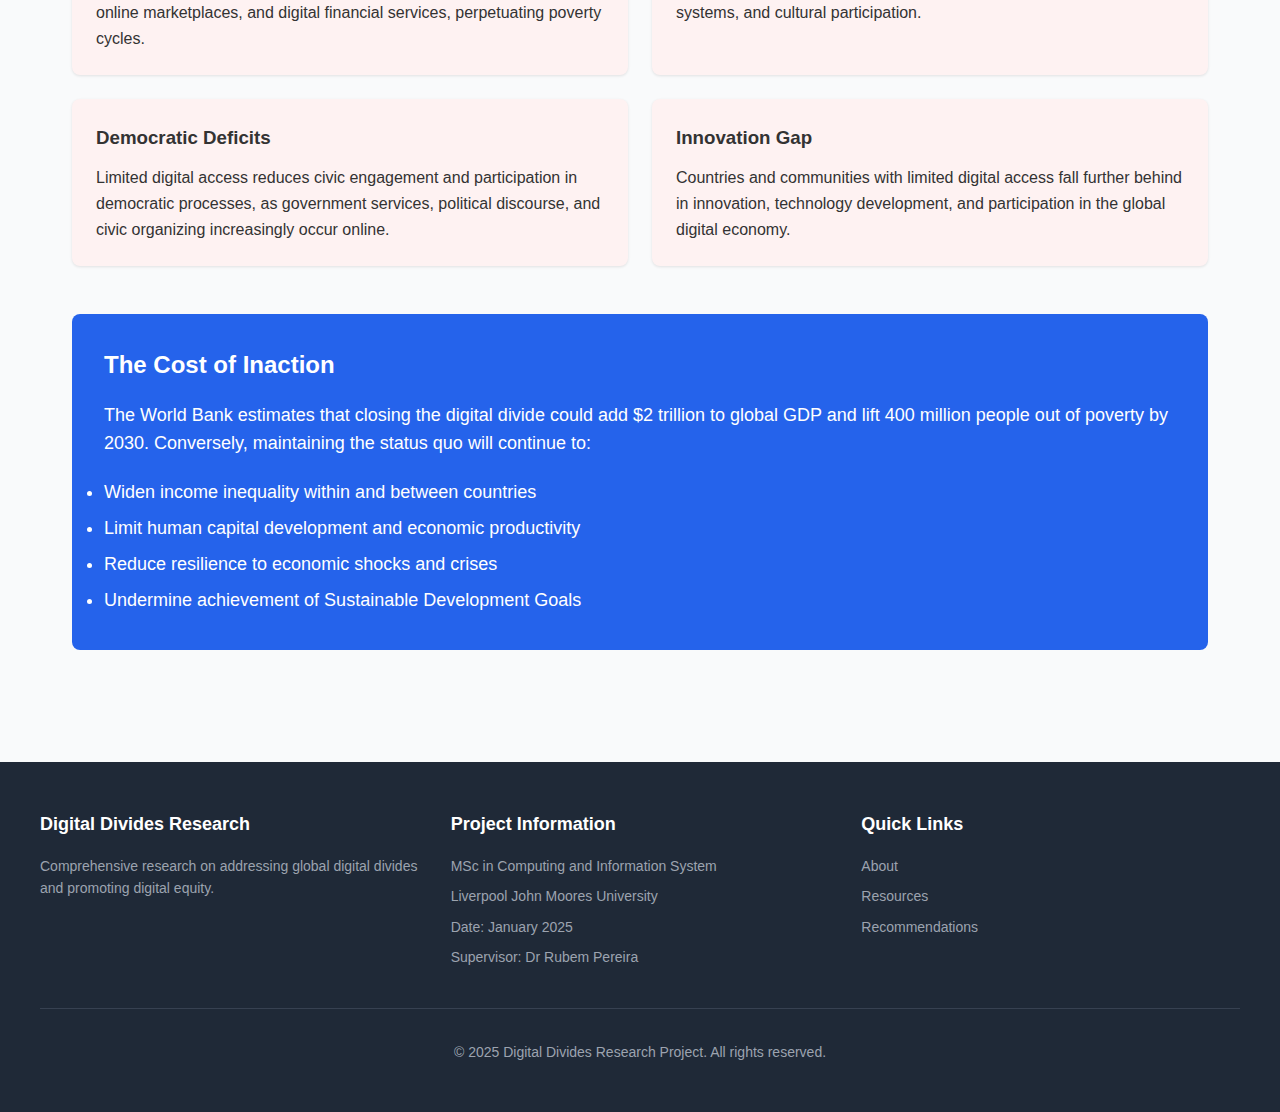
<file: digital_divides_simple_FINAL/consequences.html>
<!DOCTYPE html>
<html lang="en">
<head>
    <meta charset="UTF-8">
    <meta name="viewport" content="width=device-width, initial-scale=1.0">
    <title>Consequences - Digital Divides</title>
    <link rel="stylesheet" href="css/style.css">
</head>
<body>
    <header>
        <nav>
            <a href="index.html" class="logo">Digital Divides</a>
            <ul class="nav-links">
                <li><a href="index.html">Home</a></li>
                <li><a href="about.html">About</a></li>
                <li><a href="root-causes.html">Root Causes</a></li>
                <li><a href="consequences.html">Consequences</a></li>
                <li><a href="solutions.html">Solutions</a></li>
                <li><a href="recommendations.html">Recommendations</a></li>
                <li><a href="resources.html">Resources</a></li>
            </ul>
            <button class="menu-btn" onclick="toggleMenu()">☰</button>
        </nav>
    </header>

    <!-- Red Hero Section -->
    <section class="page-hero bg-red">
        <div class="container">
            <h1>Consequences of Digital Divides</h1>
            <p style="font-size: 1.25rem;">The far-reaching impacts on individuals, communities, and societies</p>
        </div>
    </section>

    <div class="container">
        <!-- Impact Across Key Domains -->
        <h2 class="section-title">Impact Across Key Domains</h2>
        
        <div style="display: flex; flex-direction: column; gap: 1.5rem;">
            <!-- Education Impact -->
            <div class="card">
                <div style="display: flex; gap: 1rem; align-items: start;">
                    <div style="background: #dbeafe; color: #2563eb; padding: 0.75rem; border-radius: 8px; font-weight: bold; font-size: 1.5rem; min-width: 3rem; text-align: center;">
                        1
                    </div>
                    <div style="flex: 1;">
                        <h3 style="color: #2563eb; font-size: 1.5rem; margin-bottom: 0.5rem;">Education</h3>
                        <p style="font-size: 1.125rem; margin-bottom: 1rem;">
                            Limited access to online learning, digital resources, and educational opportunities
                        </p>
                        <div style="background: #fef2f2; padding: 0.75rem; border-radius: 6px;">
                            <p style="font-size: 0.875rem; font-weight: 600;">
                                <strong>Key Statistic:</strong> 463M students lack internet access for remote learning
                            </p>
                        </div>
                    </div>
                </div>
            </div>
            
            <!-- Employment Impact -->
            <div class="card">
                <div style="display: flex; gap: 1rem; align-items: start;">
                    <div style="background: #dbeafe; color: #2563eb; padding: 0.75rem; border-radius: 8px; font-weight: bold; font-size: 1.5rem; min-width: 3rem; text-align: center;">
                        2
                    </div>
                    <div style="flex: 1;">
                        <h3 style="color: #2563eb; font-size: 1.5rem; margin-bottom: 0.5rem;">Employment</h3>
                        <p style="font-size: 1.125rem; margin-bottom: 1rem;">
                            Reduced job opportunities, lower productivity, and limited access to global markets
                        </p>
                        <div style="background: #fef2f2; padding: 0.75rem; border-radius: 6px;">
                            <p style="font-size: 0.875rem; font-weight: 600;">
                                <strong>Key Statistic:</strong> 75% of jobs require basic digital skills
                            </p>
                        </div>
                    </div>
                </div>
            </div>
            
            <!-- Healthcare Impact -->
            <div class="card">
                <div style="display: flex; gap: 1rem; align-items: start;">
                    <div style="background: #dbeafe; color: #2563eb; padding: 0.75rem; border-radius: 8px; font-weight: bold; font-size: 1.5rem; min-width: 3rem; text-align: center;">
                        3
                    </div>
                    <div style="flex: 1;">
                        <h3 style="color: #2563eb; font-size: 1.5rem; margin-bottom: 0.5rem;">Healthcare</h3>
                        <p style="font-size: 1.125rem; margin-bottom: 1rem;">
                            Inability to access telemedicine, health information, and digital health services
                        </p>
                        <div style="background: #fef2f2; padding: 0.75rem; border-radius: 6px;">
                            <p style="font-size: 0.875rem; font-weight: 600;">
                                <strong>Key Statistic:</strong> Telemedicine could benefit 1.5B people without adequate healthcare access
                            </p>
                        </div>
                    </div>
                </div>
            </div>
            
            <!-- Civic Participation Impact -->
            <div class="card">
                <div style="display: flex; gap: 1rem; align-items: start;">
                    <div style="background: #dbeafe; color: #2563eb; padding: 0.75rem; border-radius: 8px; font-weight: bold; font-size: 1.5rem; min-width: 3rem; text-align: center;">
                        4
                    </div>
                    <div style="flex: 1;">
                        <h3 style="color: #2563eb; font-size: 1.5rem; margin-bottom: 0.5rem;">Civic Participation</h3>
                        <p style="font-size: 1.125rem; margin-bottom: 1rem;">
                            Reduced ability to engage in democratic processes and access government services
                        </p>
                        <div style="background: #fef2f2; padding: 0.75rem; border-radius: 6px;">
                            <p style="font-size: 0.875rem; font-weight: 600;">
                                <strong>Key Statistic:</strong> 72% of government services moving online by 2025
                            </p>
                        </div>
                    </div>
                </div>
            </div>
        </div>

        <!-- Cascading Effects -->
        <h2 class="section-title" style="margin-top: 3rem;">Cascading Effects</h2>
        <div class="grid grid-2">
            <div class="card" style="background: #fef2f2;">
                <h3 style="margin-bottom: 0.75rem;">Economic Inequality</h3>
                <p>
                    Digital divides reinforce and exacerbate existing economic inequalities. Those without
                    digital access miss out on remote work opportunities, online marketplaces, and digital
                    financial services, perpetuating poverty cycles.
                </p>
            </div>
            <div class="card" style="background: #fef2f2;">
                <h3 style="margin-bottom: 0.75rem;">Social Exclusion</h3>
                <p>
                    As more social interaction moves online, those without access face increased isolation
                    and exclusion from community networks, support systems, and cultural participation.
                </p>
            </div>
            <div class="card" style="background: #fef2f2;">
                <h3 style="margin-bottom: 0.75rem;">Democratic Deficits</h3>
                <p>
                    Limited digital access reduces civic engagement and participation in democratic processes,
                    as government services, political discourse, and civic organizing increasingly occur online.
                </p>
            </div>
            <div class="card" style="background: #fef2f2;">
                <h3 style="margin-bottom: 0.75rem;">Innovation Gap</h3>
                <p>
                    Countries and communities with limited digital access fall further behind in innovation,
                    technology development, and participation in the global digital economy.
                </p>
            </div>
        </div>

        <!-- Cost of Inaction -->
        <div style="margin-top: 3rem; background: #2563eb; color: white; padding: 2rem; border-radius: 8px;">
            <h2 style="margin-bottom: 1rem;">The Cost of Inaction</h2>
            <p style="font-size: 1.125rem; margin-bottom: 1rem;">
                The World Bank estimates that closing the digital divide could add $2 trillion to global GDP
                and lift 400 million people out of poverty by 2030. Conversely, maintaining the status quo
                will continue to:
            </p>
            <ul style="font-size: 1.125rem; line-height: 2;">
                <li>Widen income inequality within and between countries</li>
                <li>Limit human capital development and economic productivity</li>
                <li>Reduce resilience to economic shocks and crises</li>
                <li>Undermine achievement of Sustainable Development Goals</li>
            </ul>
        </div>
    </div>

    <footer>
        <div class="footer-content">
            <div class="footer-section">
                <h3>Digital Divides Research</h3>
                <p>Comprehensive research on addressing global digital divides and promoting digital equity.</p>
            </div>
            <div class="footer-section">
                <h3>Project Information</h3>
                <p>MSc in Computing and Information System</p>
                <p>Liverpool John Moores University</p>
                <p>Date: January 2025</p>
                <p>Supervisor: Dr Rubem Pereira</p>
            </div>
            <div class="footer-section">
                <h3>Quick Links</h3>
                <a href="about.html">About</a>
                <a href="resources.html">Resources</a>
                <a href="recommendations.html">Recommendations</a>
            </div>
        </div>
        <div class="footer-bottom">
            <p>&copy; 2025 Digital Divides Research Project. All rights reserved.</p>
        </div>
    </footer>

    <script src="js/main.js"></script>
</body>
</html>
</file>
<file: css/style.css>
/* ========================================
   Digital Divides Website - Main Stylesheet
   Simple CSS - No frameworks needed
   ======================================== */

/* Reset and Base Styles */
* {
  margin: 0;
  padding: 0;
  box-sizing: border-box;
}

body {
  font-family: -apple-system, BlinkMacSystemFont, 'Segoe UI', Arial, sans-serif;
  line-height: 1.6;
  color: #333;
  background: #f9fafb;
}

/* Header Navigation */
header {
  background: white;
  box-shadow: 0 2px 4px rgba(0,0,0,0.1);
  position: sticky;
  top: 0;
  z-index: 100;
}

nav {
  max-width: 1200px;
  margin: 0 auto;
  padding: 1rem 2rem;
  display: flex;
  justify-content: space-between;
  align-items: center;
}

.logo {
  font-size: 1.5rem;
  font-weight: bold;
  color: #2563eb;
  text-decoration: none;
}

.nav-links {
  display: flex;
  list-style: none;
  gap: 2rem;
}

.nav-links a {
  text-decoration: none;
  color: #4b5563;
  font-weight: 500;
  transition: color 0.3s;
}

.nav-links a:hover {
  color: #2563eb;
}

/* Mobile Menu Button */
.menu-btn {
  display: none;
  background: none;
  border: none;
  font-size: 1.5rem;
  cursor: pointer;
}

/* Hero Section */
.hero {
  background: linear-gradient(135deg, #2563eb 0%, #1e40af 100%);
  color: white;
  padding: 6rem 2rem;
  text-align: center;
}

.hero h1 {
  font-size: 3rem;
  margin-bottom: 1rem;
}

.hero p {
  font-size: 1.25rem;
  max-width: 800px;
  margin: 0 auto;
}

/* Container */
.container {
  max-width: 1200px;
  margin: 0 auto;
  padding: 3rem 2rem;
}

/* Section Title */
.section-title {
  font-size: 2rem;
  margin-bottom: 2rem;
  text-align: center;
  color: #1f2937;
}

/* Grid Layouts */
.grid {
  display: grid;
  gap: 1.5rem;
}

.grid-2 { grid-template-columns: repeat(2, 1fr); }
.grid-3 { grid-template-columns: repeat(3, 1fr); }
.grid-4 { grid-template-columns: repeat(4, 1fr); }

/* Cards */
.card {
  background: white;
  border-radius: 8px;
  padding: 1.5rem;
  box-shadow: 0 1px 3px rgba(0,0,0,0.1);
  transition: transform 0.3s, box-shadow 0.3s;
}

.card:hover {
  transform: translateY(-2px);
  box-shadow: 0 4px 6px rgba(0,0,0,0.15);
}

/* Stat Card */
.stat-card {
  text-align: center;
}

.stat-card h3 {
  font-size: 0.875rem;
  color: #6b7280;
  margin-bottom: 0.5rem;
  text-transform: uppercase;
  letter-spacing: 0.5px;
}

.stat-card .value {
  font-size: 2.5rem;
  font-weight: bold;
  color: #2563eb;
  margin-bottom: 0.5rem;
}

.stat-card p {
  font-size: 0.875rem;
  color: #6b7280;
}

/* Content Card */
.content-card h3 {
  font-size: 1.25rem;
  margin-bottom: 1rem;
  color: #1f2937;
}

.content-card p {
  color: #4b5563;
  margin-bottom: 1rem;
}

.content-card ul {
  list-style: disc;
  padding-left: 1.5rem;
  color: #4b5563;
}

.content-card ul li {
  margin-bottom: 0.5rem;
}

/* Buttons */
.btn {
  display: inline-block;
  padding: 0.75rem 1.5rem;
  border-radius: 6px;
  text-decoration: none;
  font-weight: 600;
  transition: all 0.3s;
  border: none;
  cursor: pointer;
}

.btn-primary {
  background: #2563eb;
  color: white;
}

.btn-primary:hover {
  background: #1d4ed8;
}

.btn-white {
  background: white;
  color: #2563eb;
}

.btn-white:hover {
  background: #f3f4f6;
}

/* Chart Container */
.chart-container {
  background: white;
  padding: 1.5rem;
  border-radius: 8px;
  box-shadow: 0 1px 3px rgba(0,0,0,0.1);
}

.chart-container h3 {
  margin-bottom: 1rem;
  color: #1f2937;
}

/* Call to Action Section */
.cta-section {
  background: #2563eb;
  color: white;
  padding: 4rem 2rem;
  text-align: center;
  margin-top: 3rem;
}

.cta-section h2 {
  font-size: 2rem;
  margin-bottom: 1rem;
}

.cta-section p {
  font-size: 1.25rem;
  margin-bottom: 2rem;
  max-width: 800px;
  margin-left: auto;
  margin-right: auto;
}

.cta-buttons {
  display: flex;
  gap: 1rem;
  justify-content: center;
  flex-wrap: wrap;
}

/* Colored Sections */
.bg-gray {
  background: #f3f4f6;
  padding: 3rem 2rem;
}

.bg-purple { background: linear-gradient(135deg, #2563eb 0%, #1e40af 100%); }
.bg-red { background: linear-gradient(135deg, #2563eb 0%, #1e40af 100%); }
.bg-green { background: linear-gradient(135deg, #2563eb 0%, #1e40af 100%); }
.bg-indigo { background: linear-gradient(135deg, #2563eb 0%, #1e40af 100%); }
.bg-teal { background: linear-gradient(135deg, #2563eb 0%, #1e40af 100%); }

.text-white { color: white; }

/* Footer */
footer {
  background: #1f2937;
  color: white;
  padding: 3rem 2rem;
  margin-top: 4rem;
}

.footer-content {
  max-width: 1200px;
  margin: 0 auto;
  display: grid;
  grid-template-columns: repeat(3, 1fr);
  gap: 2rem;
  margin-bottom: 2rem;
}

.footer-section h3 {
  margin-bottom: 1rem;
  font-size: 1.125rem;
}

.footer-section p,
.footer-section a {
  font-size: 0.875rem;
  color: #9ca3af;
  text-decoration: none;
  display: block;
  margin-bottom: 0.5rem;
}

.footer-section a:hover {
  color: white;
}

.footer-bottom {
  max-width: 1200px;
  margin: 0 auto;
  padding-top: 2rem;
  border-top: 1px solid #374151;
  text-align: center;
  color: #9ca3af;
  font-size: 0.875rem;
}

/* Responsive Design */
@media (max-width: 768px) {
  .nav-links {
    display: none;
    position: absolute;
    top: 100%;
    left: 0;
    right: 0;
    background: white;
    flex-direction: column;
    padding: 1rem;
    box-shadow: 0 4px 6px rgba(0,0,0,0.1);
  }
  
  .nav-links.active {
    display: flex;
  }
  
  .menu-btn {
    display: block;
  }
  
  .hero h1 {
    font-size: 2rem;
  }
  
  .hero p {
    font-size: 1rem;
  }
  
  .grid-2,
  .grid-3,
  .grid-4 {
    grid-template-columns: 1fr;
  }
  
  .footer-content {
    grid-template-columns: 1fr;
  }
}

/* Page-specific styles */
.page-hero {
  padding: 4rem 2rem;
  color: white;
}

.page-hero h1 {
  font-size: 2.5rem;
  margin-bottom: 1rem;
}

.numbered-list {
  counter-reset: item;
  list-style: none;
  padding-left: 0;
}

.numbered-list li {
  counter-increment: item;
  margin-bottom: 1rem;
  padding-left: 2.5rem;
  position: relative;
}

.numbered-list li::before {
  content: counter(item);
  position: absolute;
  left: 0;
  top: 0;
  background: #3b82f6;
  color: white;
  width: 1.75rem;
  height: 1.75rem;
  border-radius: 50%;
  display: flex;
  align-items: center;
  justify-content: center;
  font-weight: bold;
  font-size: 0.875rem;
}
</file>
<file: digital_divides_simple_FINAL/css/style.css>
/* ========================================
   Digital Divides Website - Main Stylesheet
   Simple CSS - No frameworks needed
   ======================================== */

/* Reset and Base Styles */
* {
  margin: 0;
  padding: 0;
  box-sizing: border-box;
}

body {
  font-family: -apple-system, BlinkMacSystemFont, 'Segoe UI', Arial, sans-serif;
  line-height: 1.6;
  color: #333;
  background: #f9fafb;
}

/* Header Navigation */
header {
  background: white;
  box-shadow: 0 2px 4px rgba(0,0,0,0.1);
  position: sticky;
  top: 0;
  z-index: 100;
}

nav {
  max-width: 1200px;
  margin: 0 auto;
  padding: 1rem 2rem;
  display: flex;
  justify-content: space-between;
  align-items: center;
}

.logo {
  font-size: 1.5rem;
  font-weight: bold;
  color: #2563eb;
  text-decoration: none;
}

.nav-links {
  display: flex;
  list-style: none;
  gap: 2rem;
}

.nav-links a {
  text-decoration: none;
  color: #4b5563;
  font-weight: 500;
  transition: color 0.3s;
}

.nav-links a:hover {
  color: #2563eb;
}

/* Mobile Menu Button */
.menu-btn {
  display: none;
  background: none;
  border: none;
  font-size: 1.5rem;
  cursor: pointer;
}

/* Hero Section */
.hero {
  background: linear-gradient(135deg, #2563eb 0%, #1e40af 100%);
  color: white;
  padding: 6rem 2rem;
  text-align: center;
}

.hero h1 {
  font-size: 3rem;
  margin-bottom: 1rem;
}

.hero p {
  font-size: 1.25rem;
  max-width: 800px;
  margin: 0 auto;
}

/* Container */
.container {
  max-width: 1200px;
  margin: 0 auto;
  padding: 3rem 2rem;
}

/* Section Title */
.section-title {
  font-size: 2rem;
  margin-bottom: 2rem;
  text-align: center;
  color: #1f2937;
}

/* Grid Layouts */
.grid {
  display: grid;
  gap: 1.5rem;
}

.grid-2 { grid-template-columns: repeat(2, 1fr); }
.grid-3 { grid-template-columns: repeat(3, 1fr); }
.grid-4 { grid-template-columns: repeat(4, 1fr); }

/* Cards */
.card {
  background: white;
  border-radius: 8px;
  padding: 1.5rem;
  box-shadow: 0 1px 3px rgba(0,0,0,0.1);
  transition: transform 0.3s, box-shadow 0.3s;
}

.card:hover {
  transform: translateY(-2px);
  box-shadow: 0 4px 6px rgba(0,0,0,0.15);
}

/* Stat Card */
.stat-card {
  text-align: center;
}

.stat-card h3 {
  font-size: 0.875rem;
  color: #6b7280;
  margin-bottom: 0.5rem;
  text-transform: uppercase;
  letter-spacing: 0.5px;
}

.stat-card .value {
  font-size: 2.5rem;
  font-weight: bold;
  color: #2563eb;
  margin-bottom: 0.5rem;
}

.stat-card p {
  font-size: 0.875rem;
  color: #6b7280;
}

/* Content Card */
.content-card h3 {
  font-size: 1.25rem;
  margin-bottom: 1rem;
  color: #1f2937;
}

.content-card p {
  color: #4b5563;
  margin-bottom: 1rem;
}

.content-card ul {
  list-style: disc;
  padding-left: 1.5rem;
  color: #4b5563;
}

.content-card ul li {
  margin-bottom: 0.5rem;
}

/* Buttons */
.btn {
  display: inline-block;
  padding: 0.75rem 1.5rem;
  border-radius: 6px;
  text-decoration: none;
  font-weight: 600;
  transition: all 0.3s;
  border: none;
  cursor: pointer;
}

.btn-primary {
  background: #2563eb;
  color: white;
}

.btn-primary:hover {
  background: #1d4ed8;
}

.btn-white {
  background: white;
  color: #2563eb;
}

.btn-white:hover {
  background: #f3f4f6;
}

/* Chart Container */
.chart-container {
  background: white;
  padding: 1.5rem;
  border-radius: 8px;
  box-shadow: 0 1px 3px rgba(0,0,0,0.1);
}

.chart-container h3 {
  margin-bottom: 1rem;
  color: #1f2937;
}

/* Call to Action Section */
.cta-section {
  background: #2563eb;
  color: white;
  padding: 4rem 2rem;
  text-align: center;
  margin-top: 3rem;
}

.cta-section h2 {
  font-size: 2rem;
  margin-bottom: 1rem;
}

.cta-section p {
  font-size: 1.25rem;
  margin-bottom: 2rem;
  max-width: 800px;
  margin-left: auto;
  margin-right: auto;
}

.cta-buttons {
  display: flex;
  gap: 1rem;
  justify-content: center;
  flex-wrap: wrap;
}

/* Colored Sections */
.bg-gray {
  background: #f3f4f6;
  padding: 3rem 2rem;
}

.bg-purple { background: linear-gradient(135deg, #2563eb 0%, #1e40af 100%); }
.bg-red { background: linear-gradient(135deg, #2563eb 0%, #1e40af 100%); }
.bg-green { background: linear-gradient(135deg, #2563eb 0%, #1e40af 100%); }
.bg-indigo { background: linear-gradient(135deg, #2563eb 0%, #1e40af 100%); }
.bg-teal { background: linear-gradient(135deg, #2563eb 0%, #1e40af 100%); }

.text-white { color: white; }

/* Footer */
footer {
  background: #1f2937;
  color: white;
  padding: 3rem 2rem;
  margin-top: 4rem;
}

.footer-content {
  max-width: 1200px;
  margin: 0 auto;
  display: grid;
  grid-template-columns: repeat(3, 1fr);
  gap: 2rem;
  margin-bottom: 2rem;
}

.footer-section h3 {
  margin-bottom: 1rem;
  font-size: 1.125rem;
}

.footer-section p,
.footer-section a {
  font-size: 0.875rem;
  color: #9ca3af;
  text-decoration: none;
  display: block;
  margin-bottom: 0.5rem;
}

.footer-section a:hover {
  color: white;
}

.footer-bottom {
  max-width: 1200px;
  margin: 0 auto;
  padding-top: 2rem;
  border-top: 1px solid #374151;
  text-align: center;
  color: #9ca3af;
  font-size: 0.875rem;
}

/* Responsive Design */
@media (max-width: 768px) {
  .nav-links {
    display: none;
    position: absolute;
    top: 100%;
    left: 0;
    right: 0;
    background: white;
    flex-direction: column;
    padding: 1rem;
    box-shadow: 0 4px 6px rgba(0,0,0,0.1);
  }
  
  .nav-links.active {
    display: flex;
  }
  
  .menu-btn {
    display: block;
  }
  
  .hero h1 {
    font-size: 2rem;
  }
  
  .hero p {
    font-size: 1rem;
  }
  
  .grid-2,
  .grid-3,
  .grid-4 {
    grid-template-columns: 1fr;
  }
  
  .footer-content {
    grid-template-columns: 1fr;
  }
}

/* Page-specific styles */
.page-hero {
  padding: 4rem 2rem;
  color: white;
}

.page-hero h1 {
  font-size: 2.5rem;
  margin-bottom: 1rem;
}

.numbered-list {
  counter-reset: item;
  list-style: none;
  padding-left: 0;
}

.numbered-list li {
  counter-increment: item;
  margin-bottom: 1rem;
  padding-left: 2.5rem;
  position: relative;
}

.numbered-list li::before {
  content: counter(item);
  position: absolute;
  left: 0;
  top: 0;
  background: #3b82f6;
  color: white;
  width: 1.75rem;
  height: 1.75rem;
  border-radius: 50%;
  display: flex;
  align-items: center;
  justify-content: center;
  font-weight: bold;
  font-size: 0.875rem;
}
</file>
